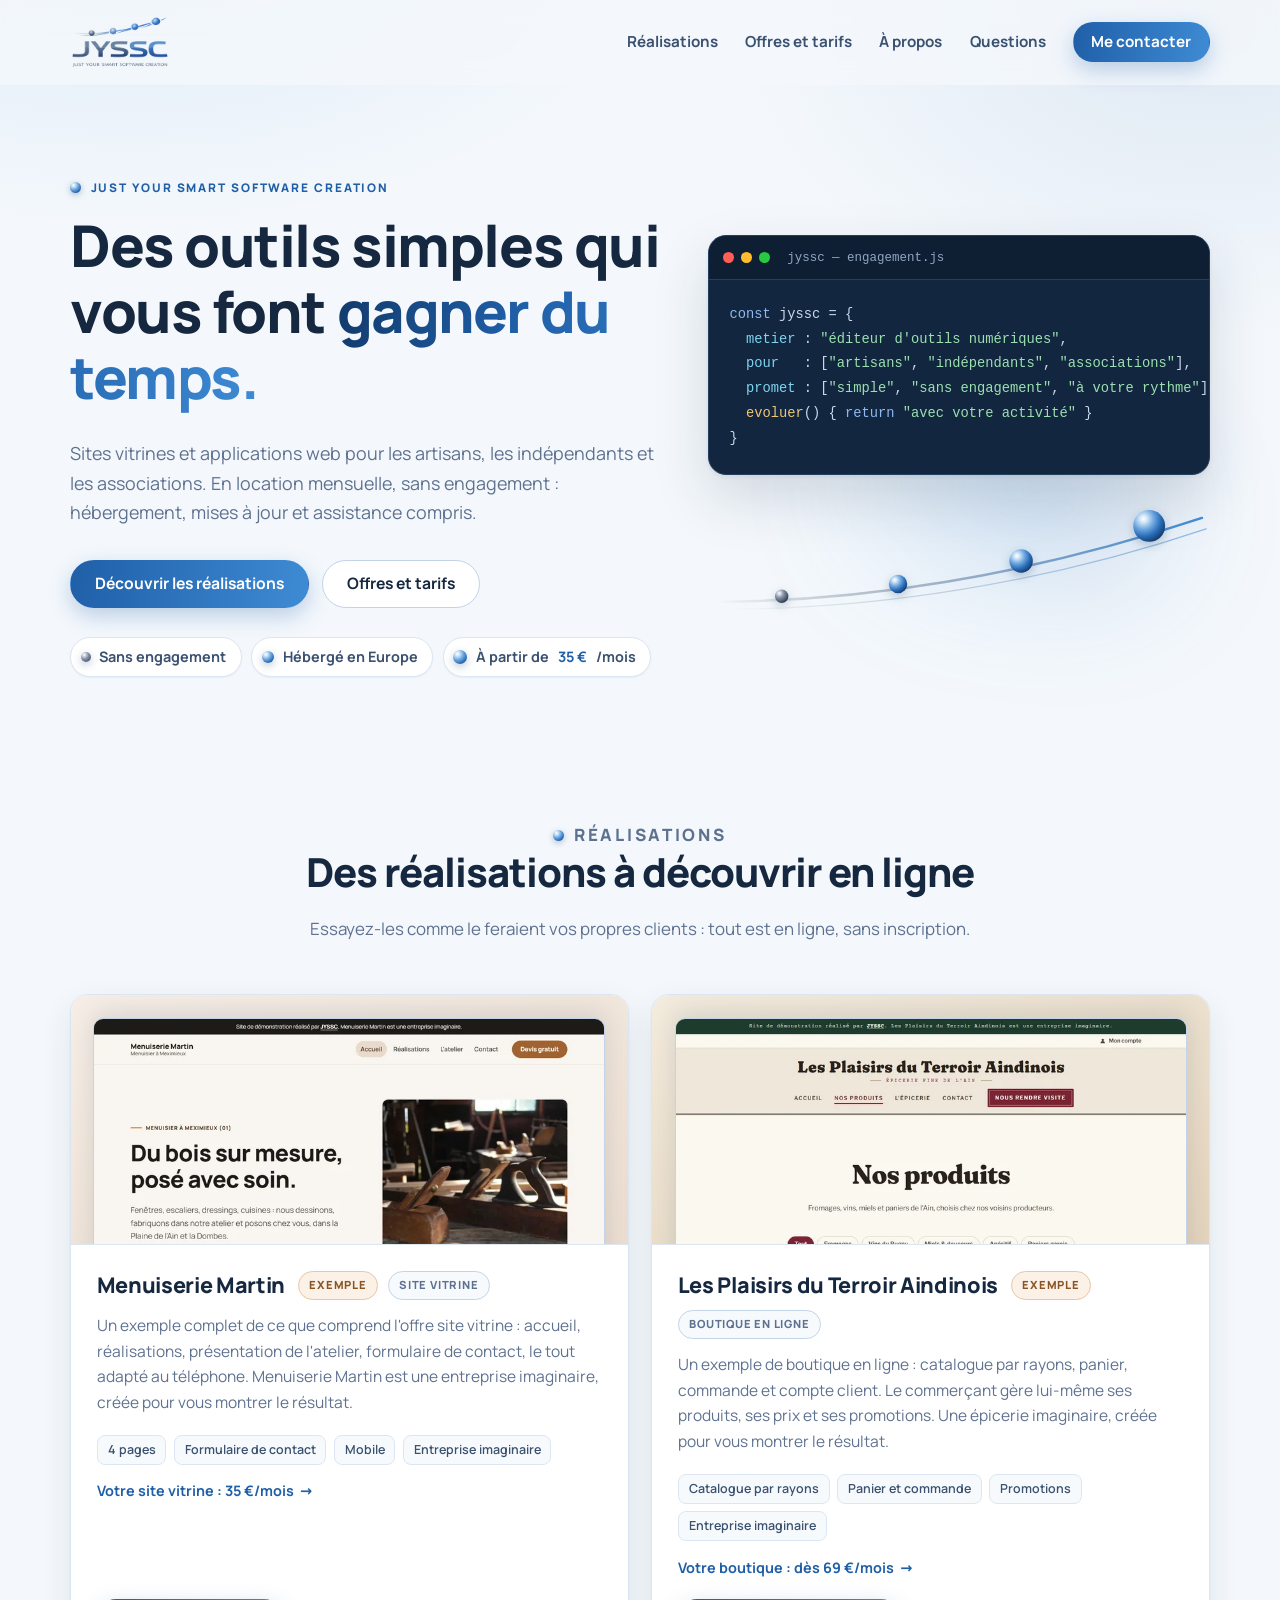
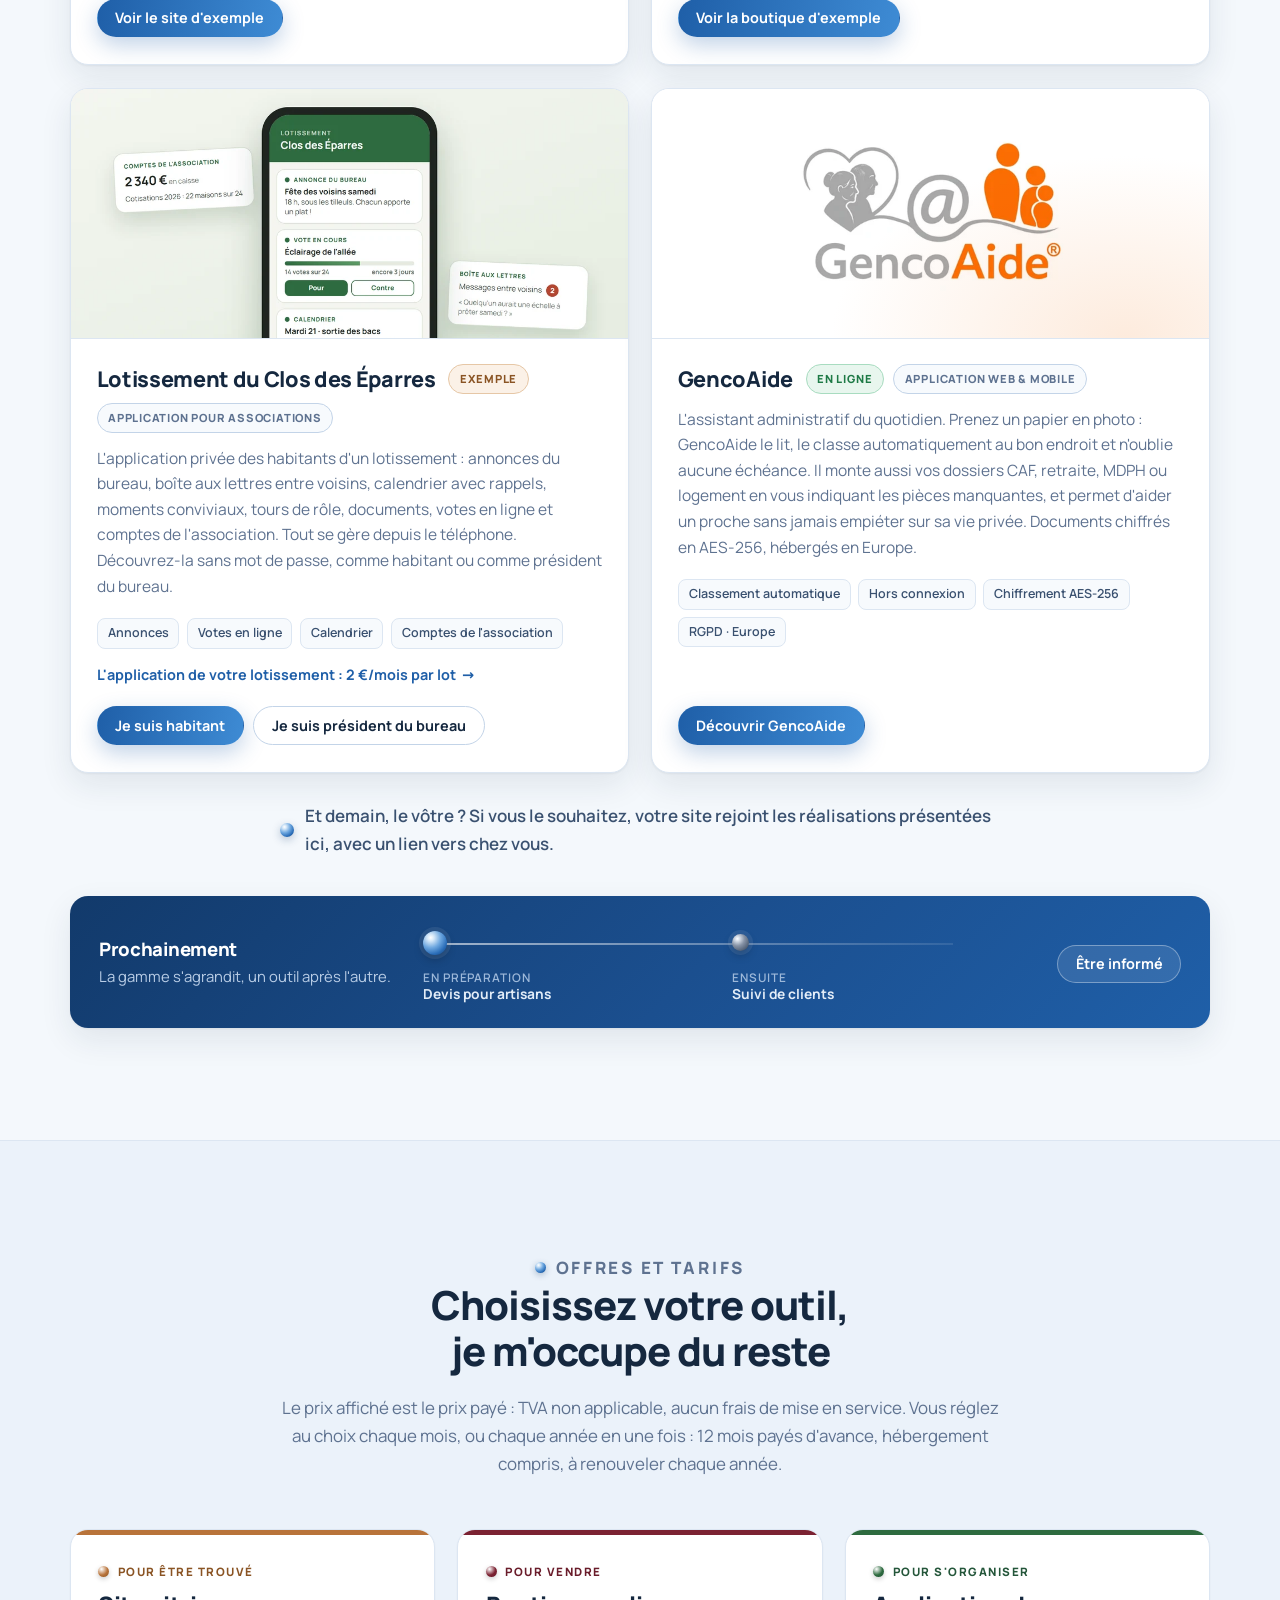
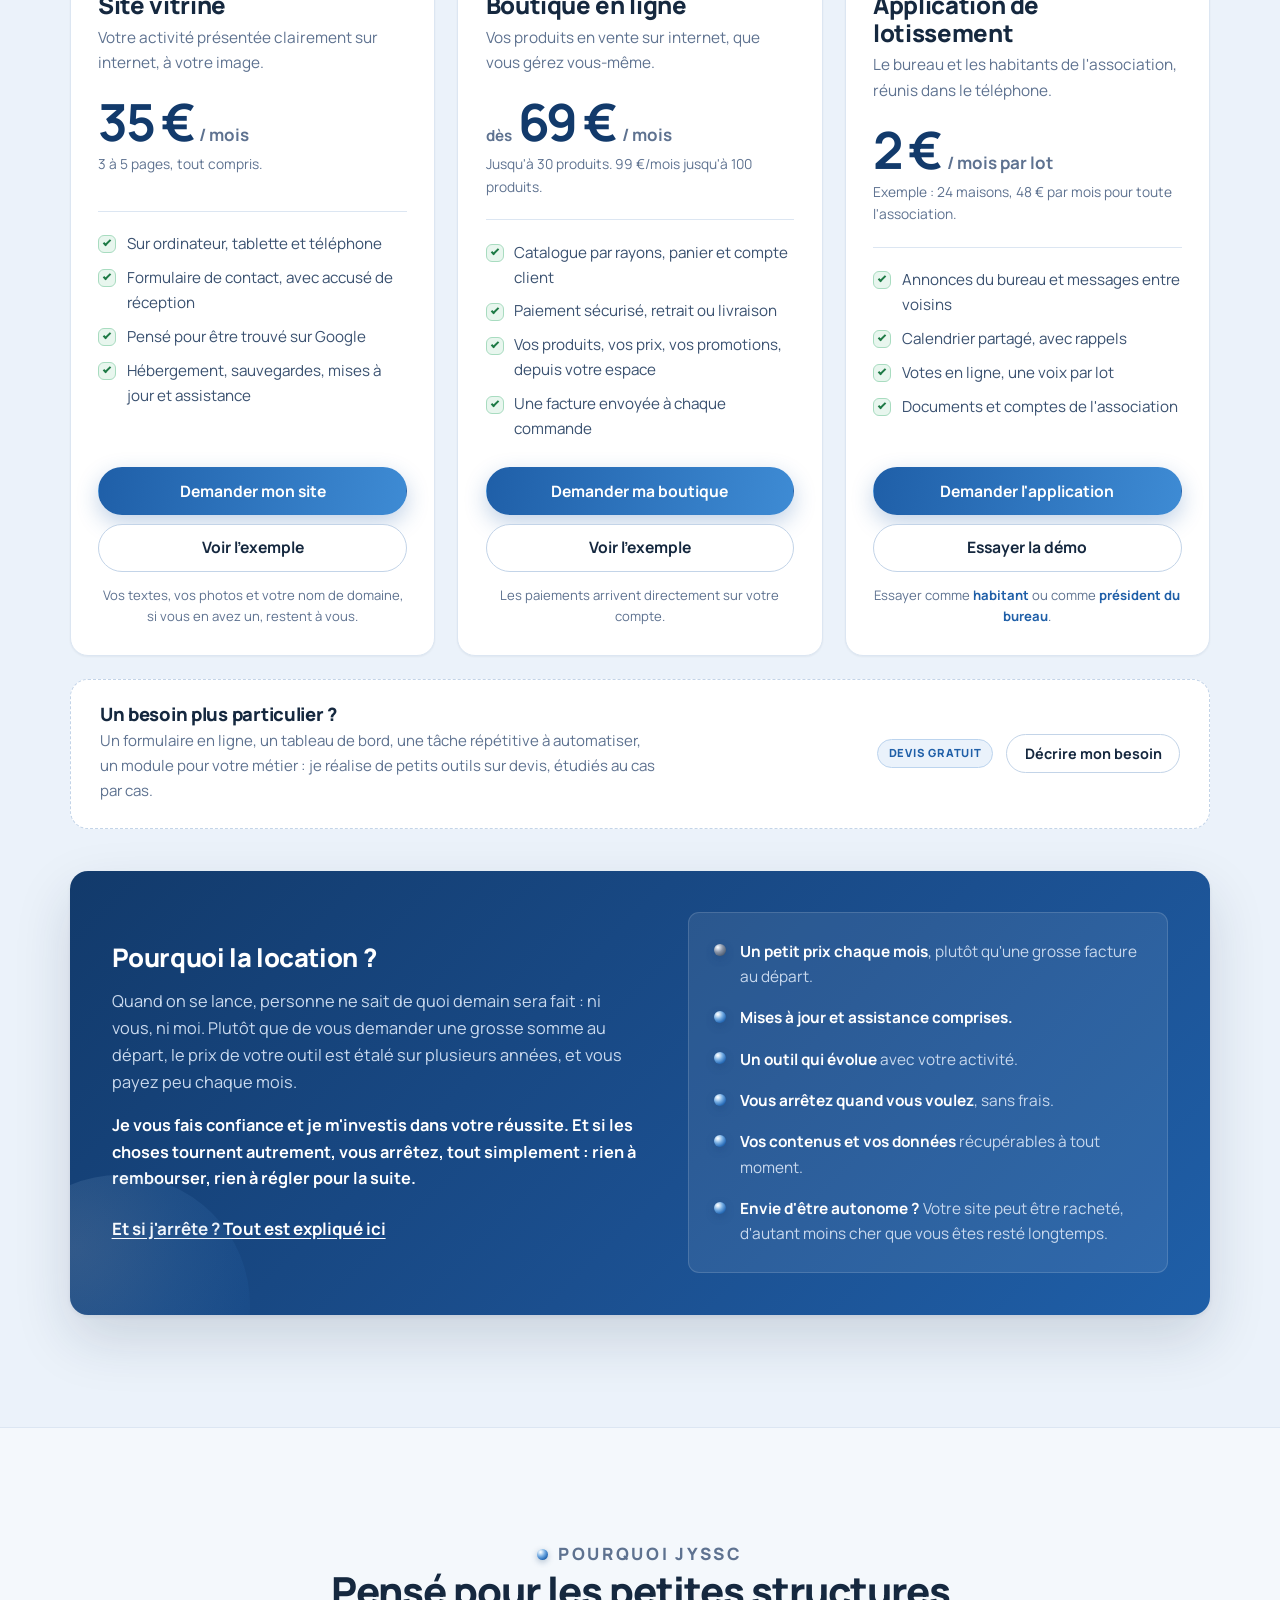
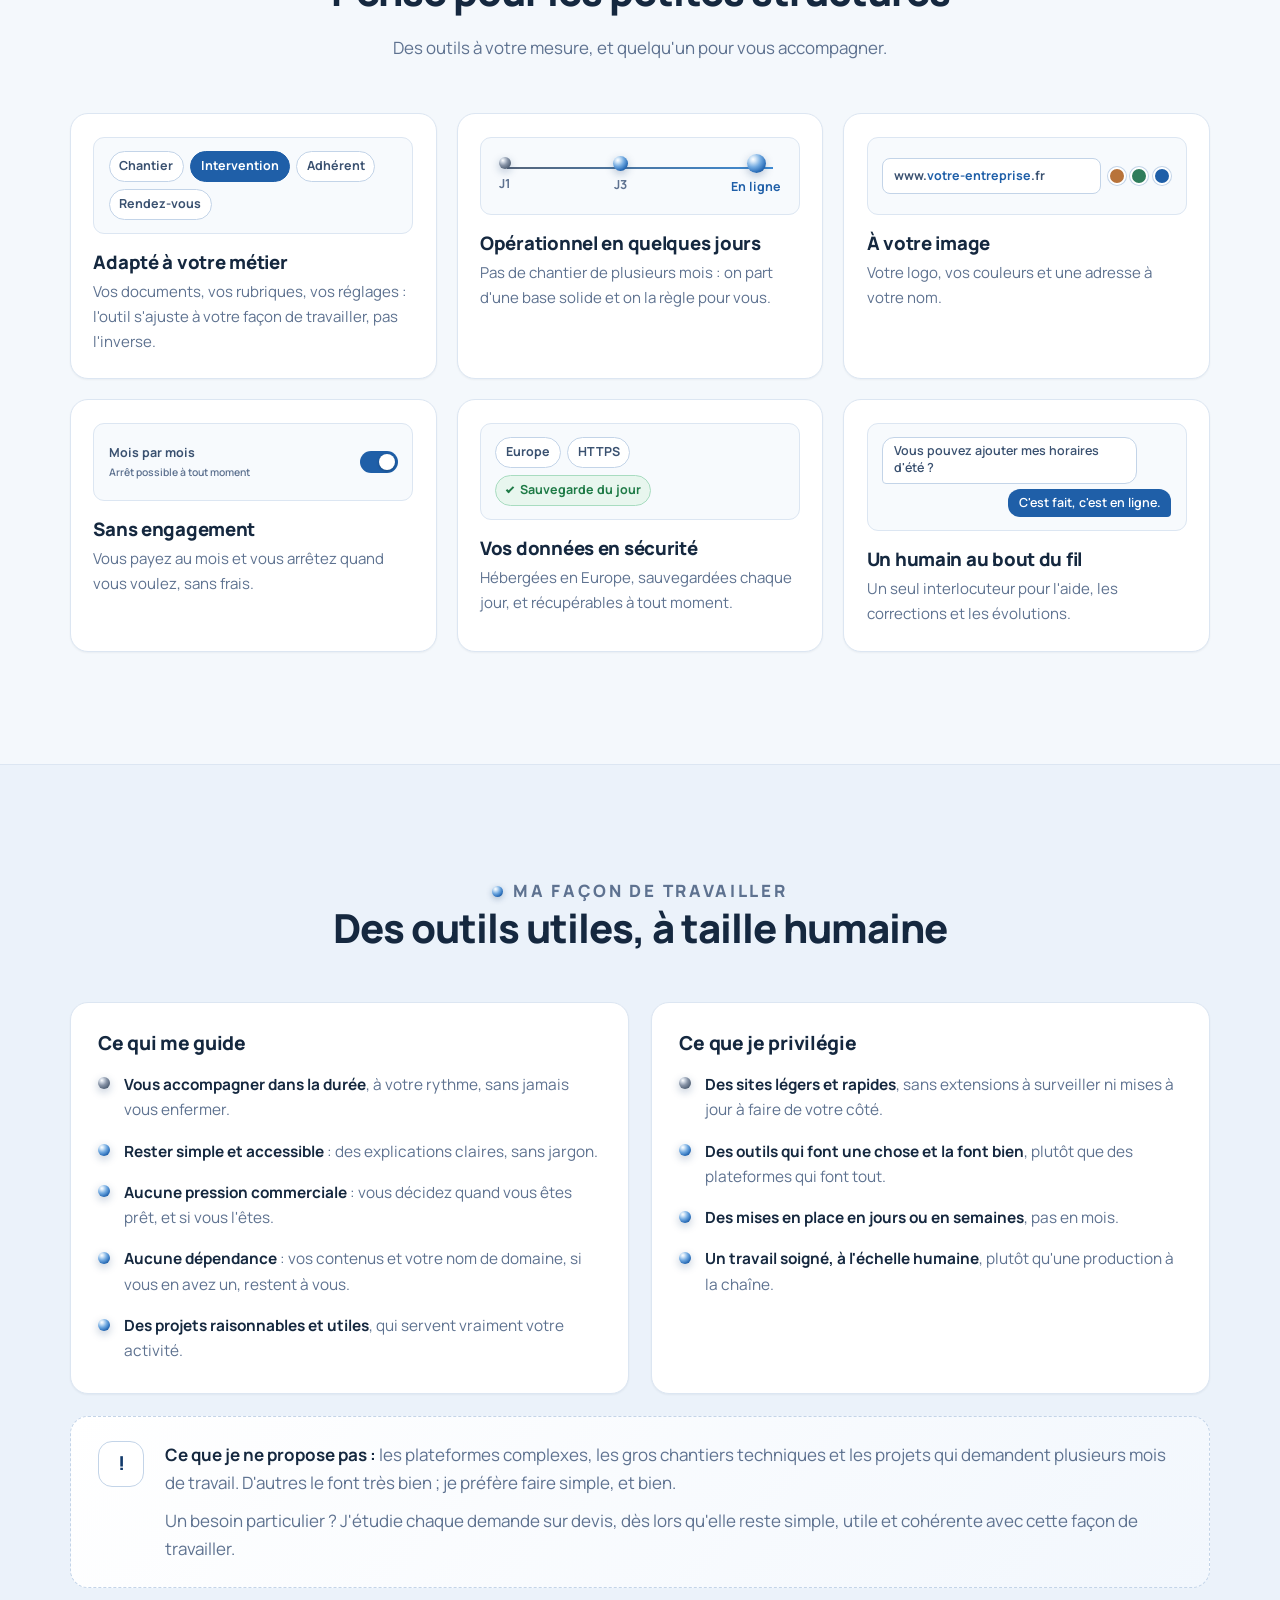
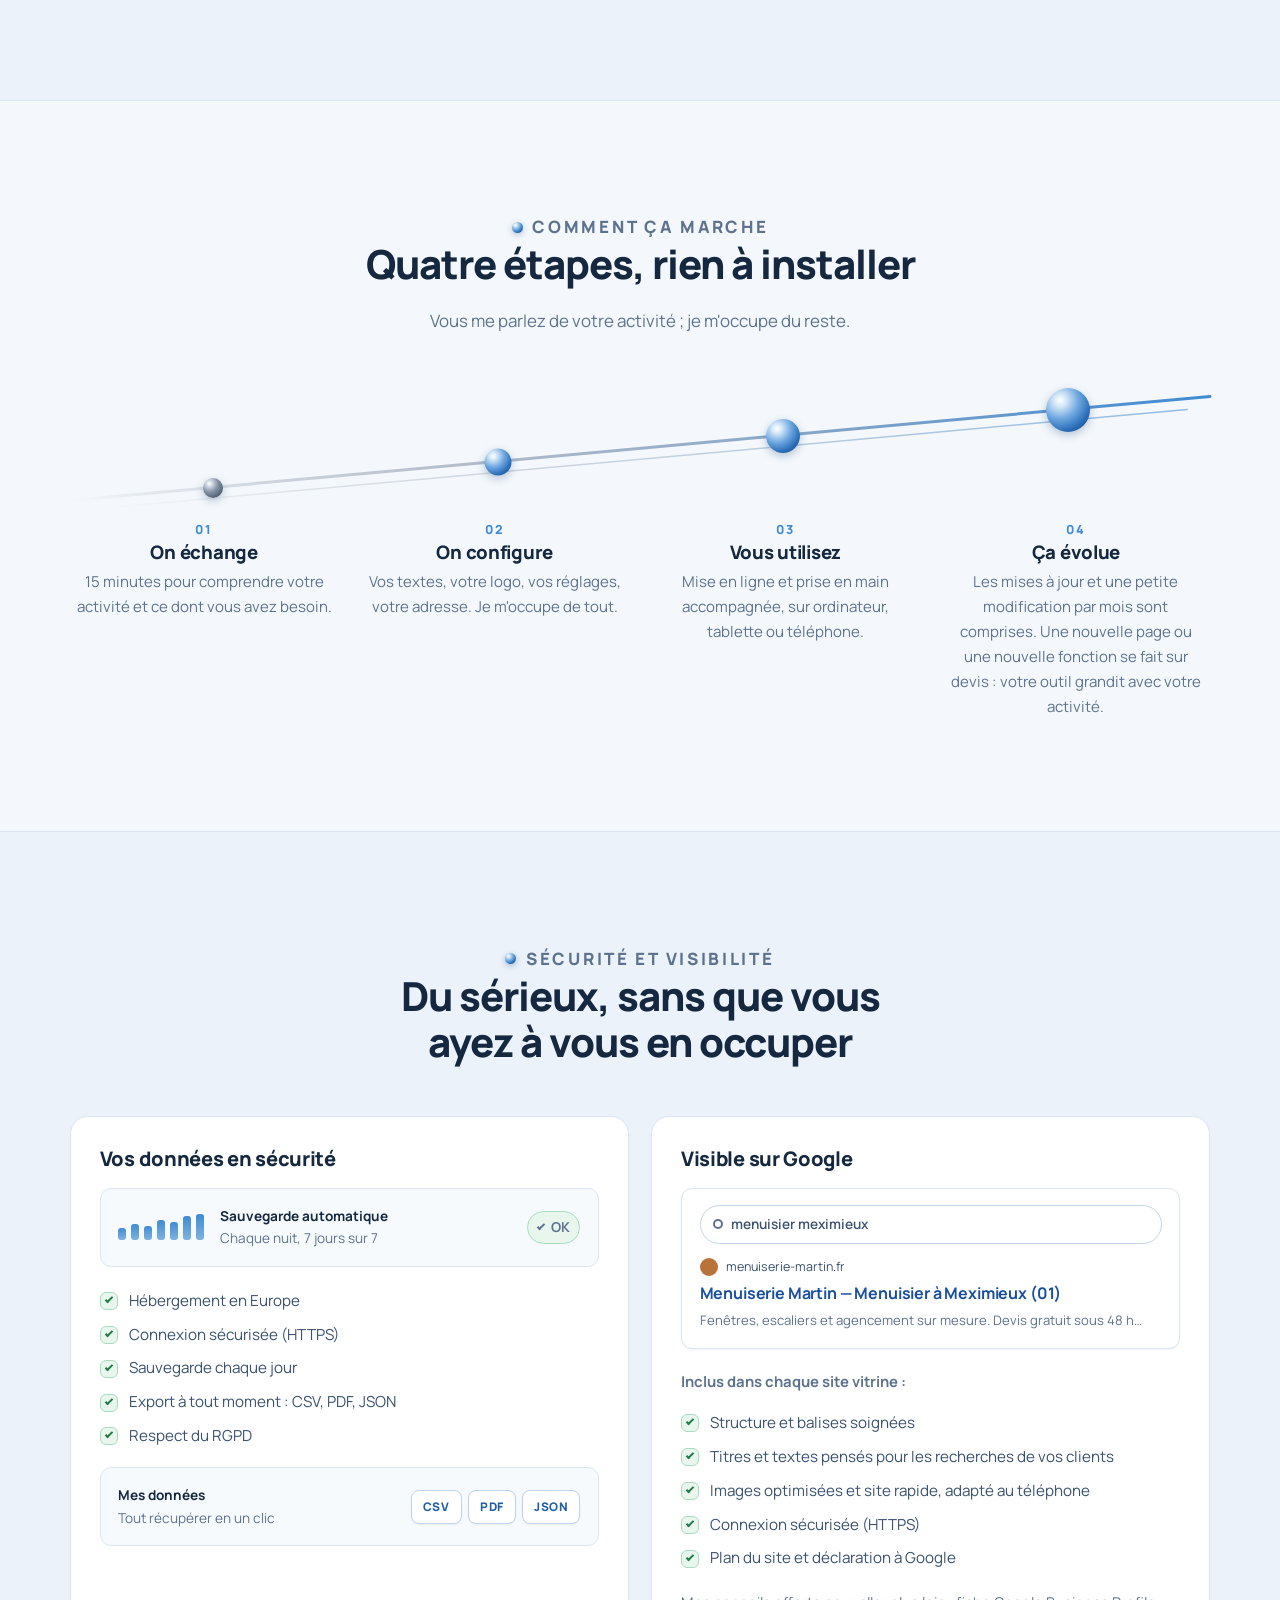
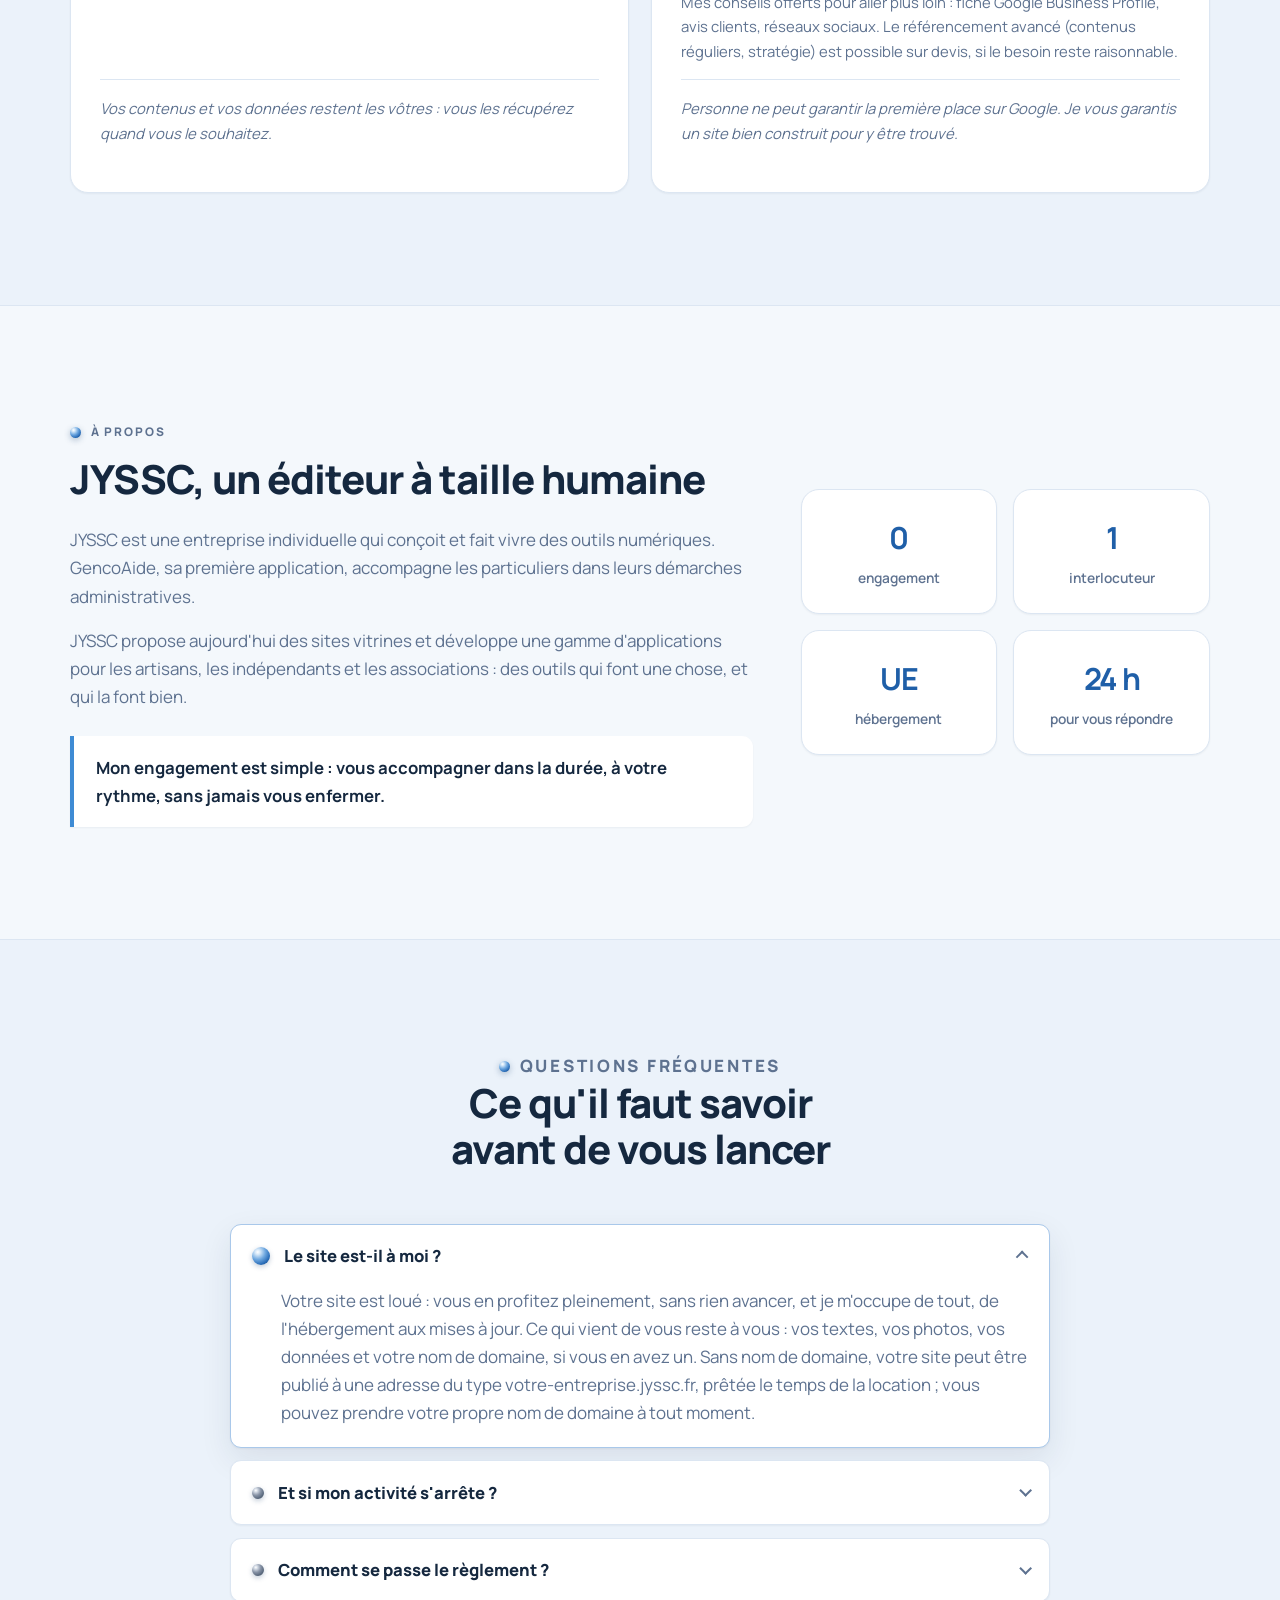
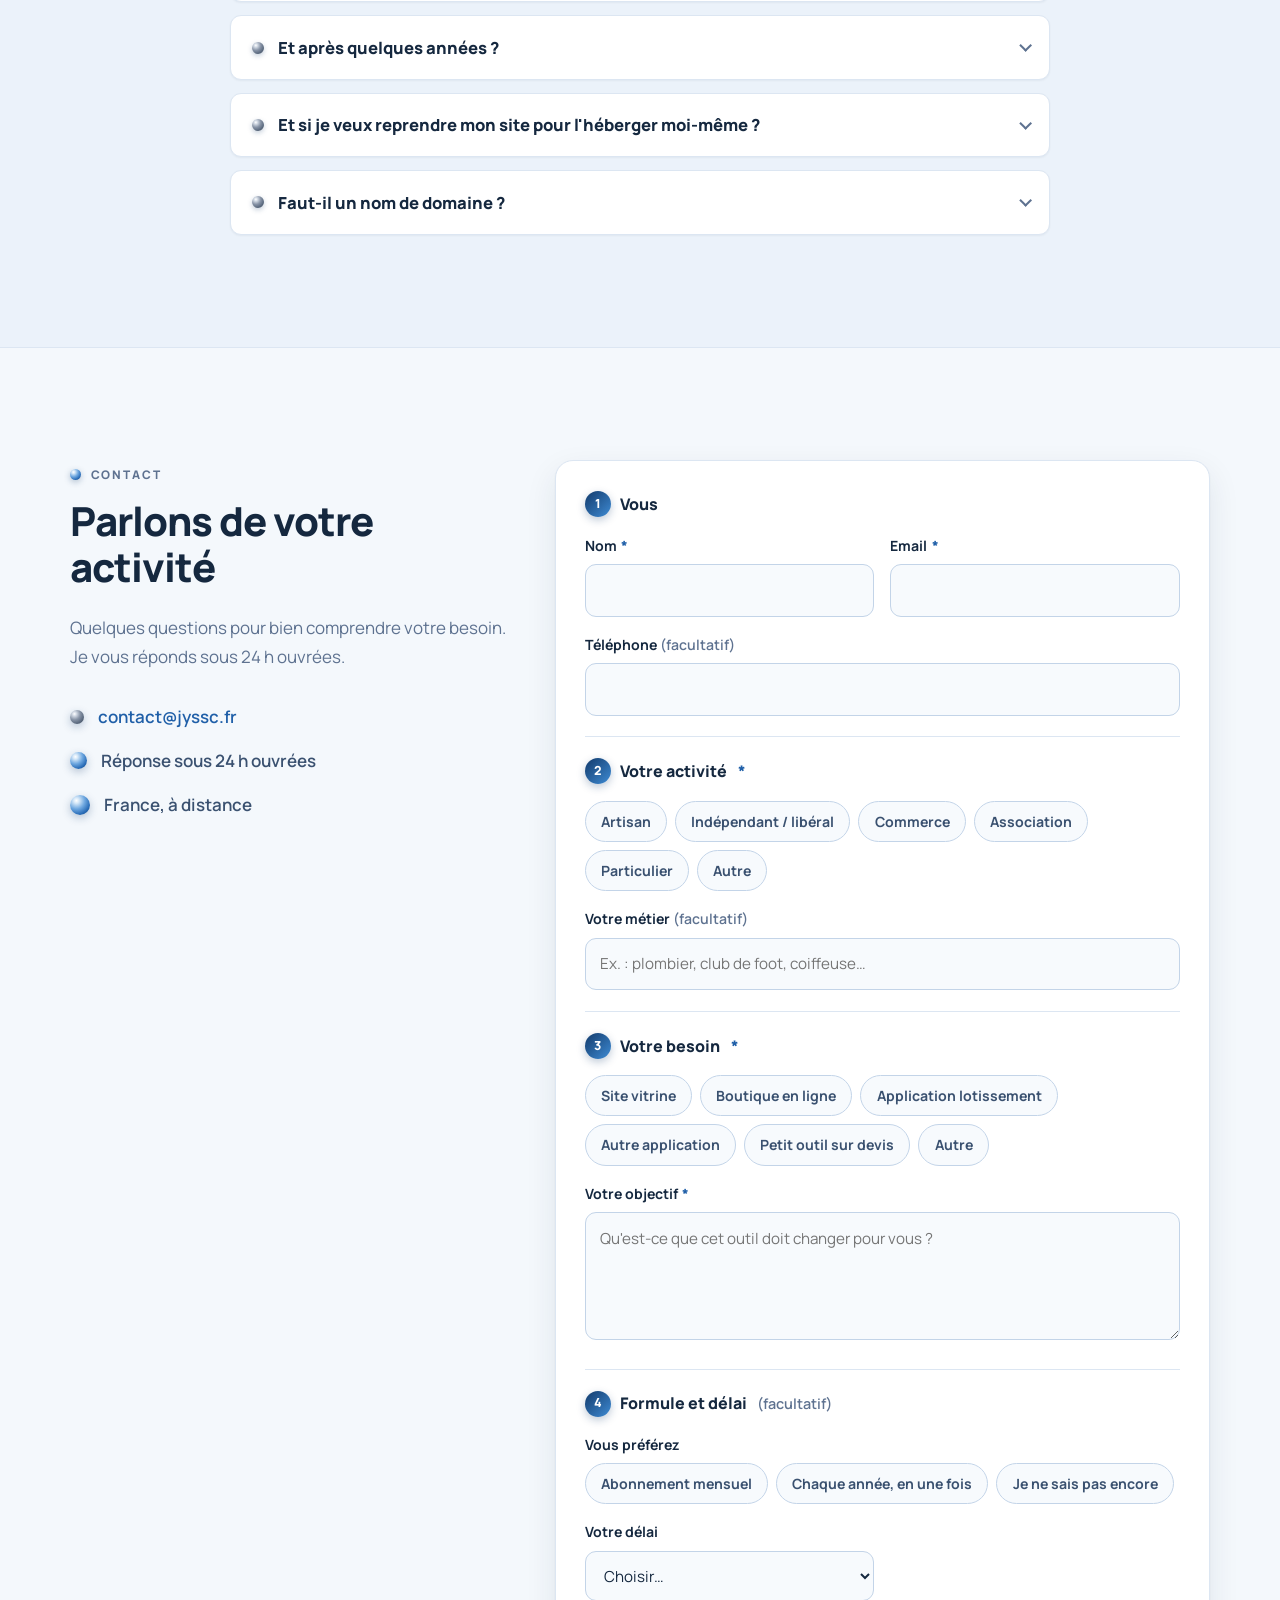
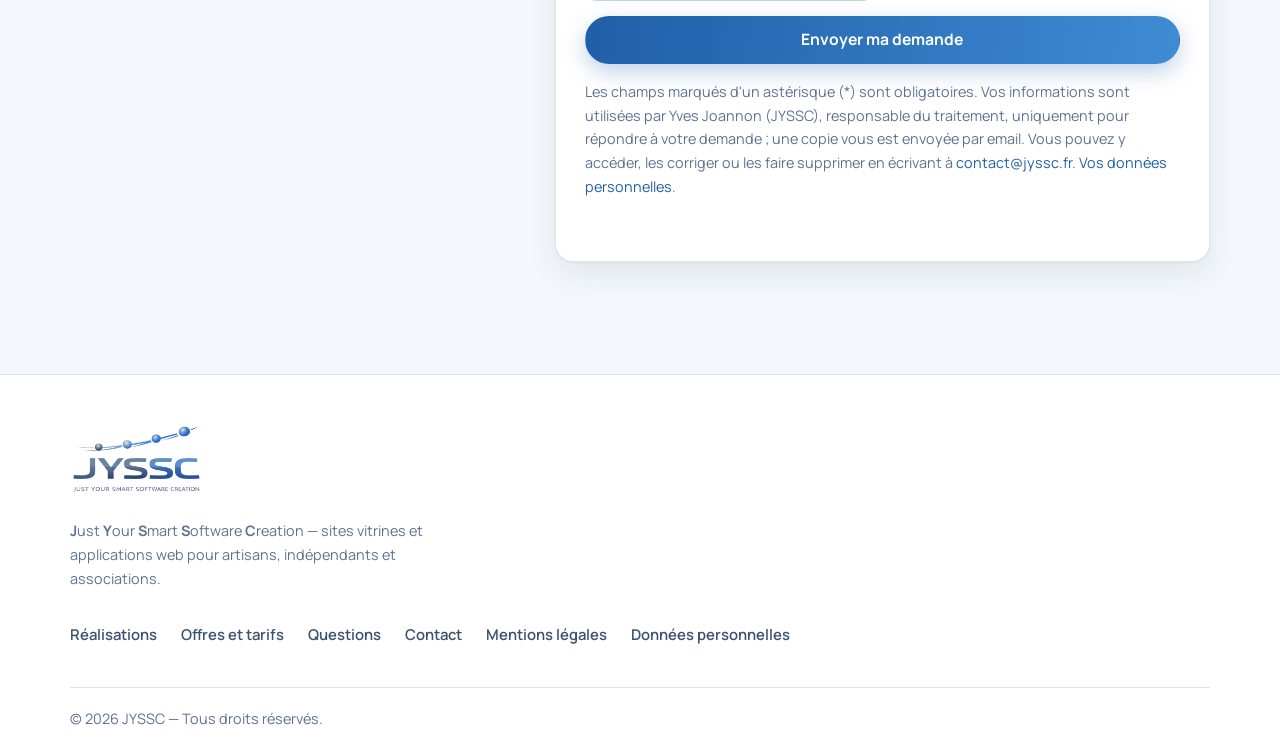
<file: index.html>
<!DOCTYPE html>
<html lang="fr">
<head>
<meta charset="utf-8">
<meta name="viewport" content="width=device-width, initial-scale=1">
<title>JYSSC — Sites vitrines, boutiques et applications pour artisans et associations</title>
<meta name="description" content="Sites vitrines dès 35 €/mois, boutiques en ligne dès 69 €/mois, application pour lotissements à 2 € par lot : des outils simples pour artisans, commerçants et associations. Sans engagement, hébergé en Europe.">
<meta name="author" content="JYSSC">
<link rel="canonical" href="https://www.jyssc.fr/">
<meta property="og:type" content="website">
<meta property="og:title" content="JYSSC — Des outils simples qui vous font gagner du temps">
<meta property="og:description" content="Sites vitrines et applications web pour artisans, indépendants et associations. Location mensuelle, sans engagement.">
<meta property="og:locale" content="fr_FR">
<meta property="og:url" content="https://www.jyssc.fr/">
<meta property="og:image" content="https://www.jyssc.fr/assets/img/og-jyssc.png">
<meta property="og:image:width" content="1200">
<meta property="og:image:height" content="630">
<meta name="twitter:card" content="summary_large_image">
<meta name="theme-color" content="#F4F8FC">
<link rel="icon" href="assets/img/favicon.svg" type="image/svg+xml">
<link rel="preload" href="assets/fonts/manrope-latin.woff2" as="font" type="font/woff2" crossorigin>
<link rel="stylesheet" href="assets/css/style.css?v=14">
</head>
<body id="top">

<a class="skip-link" href="#main">Aller au contenu</a>

<!-- Dégradés des sphères, partagés par tous les SVG de la page -->
<svg width="0" height="0" style="position:absolute" aria-hidden="true" focusable="false">
  <defs>
    <radialGradient id="g-orb" cx="32%" cy="28%" r="78%">
      <stop offset="0" stop-color="#FFFFFF"/>
      <stop offset=".14" stop-color="#D6E8F8"/>
      <stop offset=".42" stop-color="#6FA8E0"/>
      <stop offset=".7" stop-color="#2A6DB8"/>
      <stop offset="1" stop-color="#123A6B"/>
    </radialGradient>
    <radialGradient id="g-orb-slate" cx="32%" cy="28%" r="78%">
      <stop offset="0" stop-color="#FFFFFF"/>
      <stop offset=".14" stop-color="#D5DCE6"/>
      <stop offset=".42" stop-color="#8793A6"/>
      <stop offset=".72" stop-color="#56657A"/>
      <stop offset="1" stop-color="#2C3646"/>
    </radialGradient>
    <linearGradient id="g-trail" x1="0" y1="0" x2="1" y2="0">
      <stop offset="0" stop-color="#56657A" stop-opacity="0"/>
      <stop offset=".35" stop-color="#7C8BA0" stop-opacity=".55"/>
      <stop offset="1" stop-color="#3E8BD4"/>
    </linearGradient>
  </defs>
</svg>

<header class="site-header">
  <div class="container header-inner">
    <a class="brand" href="#top" aria-label="JYSSC, accueil">
      <img class="brand-logo" src="assets/img/logo-jyssc.png"
           alt="JYSSC — Just Your Smart Software Creation" width="518" height="280">
    </a>

    <nav class="nav" id="nav" aria-label="Navigation principale">
      <a href="#realisations">Réalisations</a>
      <a href="#offres">Offres et tarifs</a>
      <a href="#apropos">À propos</a>
      <a href="#faq">Questions</a>
      <a class="btn btn-sm btn-primary" href="#contact">Me contacter</a>
    </nav>

    <button class="nav-toggle" id="navToggle" aria-expanded="false" aria-controls="nav" aria-label="Ouvrir le menu">
      <span></span><span></span><span></span>
    </button>
  </div>
</header>

<main id="main">

  <!-- ===================================================== ACCUEIL -->
  <section class="hero">
    <div class="container hero-inner">
      <div class="hero-copy">
        <p class="eyebrow">Just Your Smart Software Creation</p>
        <h1>Des outils simples qui vous font <span class="grad">gagner du temps.</span></h1>
        <p class="lead">
          Sites vitrines et applications web pour les artisans, les indépendants et les
          associations. En location mensuelle, sans engagement : hébergement, mises à jour
          et assistance compris.
        </p>
        <div class="hero-actions">
          <a class="btn btn-primary" href="#realisations">Découvrir les réalisations</a>
          <a class="btn btn-ghost" href="#offres">Offres et tarifs</a>
        </div>
        <ul class="hero-points">
          <li><span class="orb orb-slate" style="--s:10px"></span>Sans engagement</li>
          <li><span class="orb" style="--s:12px"></span>Hébergé en Europe</li>
          <li><span class="orb" style="--s:14px"></span>À partir de <strong>35 €</strong>/mois</li>
        </ul>
      </div>

      <div class="hero-visual" aria-hidden="true">
        <div class="window">
          <div class="window-bar"><i></i><i></i><i></i><span>jyssc — engagement.js</span></div>
          <pre class="code"><code><span class="c-key">const</span> jyssc = {
  <span class="c-prop">metier</span> : <span class="c-str">"éditeur d'outils numériques"</span>,
  <span class="c-prop">pour</span>   : [<span class="c-str">"artisans"</span>, <span class="c-str">"indépendants"</span>, <span class="c-str">"associations"</span>],
  <span class="c-prop">promet</span> : [<span class="c-str">"simple"</span>, <span class="c-str">"sans engagement"</span>, <span class="c-str">"à votre rythme"</span>],
  <span class="c-fn">evoluer</span>() { <span class="c-key">return</span> <span class="c-str">"avec votre activité"</span> }
}</code></pre>
        </div>
        <!-- La trajectoire du logo, en entier sous l'encadré : l'évolution -->
        <svg class="hero-evolution" viewBox="0 0 600 140" focusable="false">
          <path d="M10 125 C 180 125, 380 95, 590 25" fill="none" stroke="url(#g-trail)" stroke-width="3" stroke-linecap="round"/>
          <path d="M30 134 C 200 133, 400 104, 595 38" fill="none" stroke="url(#g-trail)" stroke-width="1.5" stroke-linecap="round" opacity=".55"/>
          <circle class="t-orb" cx="88"  cy="118.5" r="8"  fill="url(#g-orb-slate)"/>
          <circle class="t-orb" cx="227" cy="104"   r="11" fill="url(#g-orb)"/>
          <circle class="t-orb" cx="374" cy="76.5"  r="14" fill="url(#g-orb)"/>
          <circle class="t-orb" cx="527" cy="34.5"  r="19" fill="url(#g-orb)"/>
        </svg>
        <div class="glow"></div>
      </div>
    </div>
  </section>

  <!-- ===================================================== RÉALISATIONS -->
  <section class="section" id="realisations">
    <div class="container">
      <header class="section-head">
        <p class="eyebrow">Réalisations</p>
        <h2>Des réalisations à découvrir en ligne</h2>
        <p>Essayez-les comme le feraient vos propres clients : tout est en ligne, sans inscription.</p>
      </header>

      <div class="projects" id="projects">
        <!-- injecté depuis assets/js/projects.js -->
      </div>

      <p class="showcase-note">
        <span class="orb" style="--s:14px" aria-hidden="true"></span>
        <span>Et demain, le vôtre ? Si vous le souhaitez, votre site rejoint les réalisations
        présentées ici, avec un lien vers chez vous.</span>
      </p>

      <aside class="upcoming" aria-labelledby="upcoming-title">
        <div>
          <h3 id="upcoming-title">Prochainement</h3>
          <p>La gamme s'agrandit, un outil après l'autre.</p>
        </div>
        <ol class="upcoming-track">
          <li class="u-item">
            <span class="u-orb"><span class="orb" style="--s:24px"></span></span>
            <span><small>En préparation</small>Devis pour artisans</span>
          </li>
          <li class="u-item">
            <span class="u-orb"><span class="orb orb-slate" style="--s:17px"></span></span>
            <span><small>Ensuite</small>Suivi de clients</span>
          </li>
        </ol>
        <a class="btn btn-ghost btn-sm" href="#contact" data-besoin="Application métier">Être informé</a>
      </aside>
    </div>
  </section>

  <!-- ===================================================== OFFRES ET TARIFS -->
  <section class="section section-alt" id="offres">
    <div class="container">
      <header class="section-head">
        <p class="eyebrow">Offres et tarifs</p>
        <h2>Choisissez votre outil, je m'occupe du reste</h2>
        <p>Le prix affiché est le prix payé : TVA non applicable, aucun frais de mise en service.
        Vous réglez au choix chaque mois, ou chaque année en une fois : 12 mois payés d'avance,
        hébergement compris, à renouveler chaque année.</p>
      </header>

      <div class="plans">
        <!-- Site vitrine -->
        <article class="plan" id="offre-vitrine" style="--accent:#B8733A; --accent-ink:#8A5424">
          <p class="plan-kicker">Pour être trouvé</p>
          <h3>Site vitrine</h3>
          <p class="plan-pitch">Votre activité présentée clairement sur internet, à votre image.</p>
          <p class="plan-price"><strong>35 €</strong><span>/ mois</span></p>
          <p class="plan-sub">3 à 5 pages, tout compris.</p>
          <ul class="checks">
            <li>Sur ordinateur, tablette et téléphone</li>
            <li>Formulaire de contact, avec accusé de réception</li>
            <li>Pensé pour être trouvé sur Google</li>
            <li>Hébergement, sauvegardes, mises à jour et assistance</li>
          </ul>
          <div class="plan-actions">
            <a class="btn btn-primary" href="#contact" data-besoin="Site vitrine">Demander mon site</a>
            <a class="btn btn-ghost" href="https://demo.jyssc.fr" target="_blank" rel="noopener">Voir l'exemple</a>
          </div>
          <p class="plan-foot">Vos textes, vos photos et votre nom de domaine, si vous en avez un, restent à vous.</p>
        </article>

        <!-- Boutique en ligne -->
        <article class="plan" id="offre-boutique" style="--accent:#7B2232; --accent-ink:#6A1D2B">
          <p class="plan-kicker">Pour vendre</p>
          <h3>Boutique en ligne</h3>
          <p class="plan-pitch">Vos produits en vente sur internet, que vous gérez vous-même.</p>
          <p class="plan-price"><small>dès</small><strong>69 €</strong><span>/ mois</span></p>
          <p class="plan-sub">Jusqu'à 30 produits. 99 €/mois jusqu'à 100 produits.</p>
          <ul class="checks">
            <li>Catalogue par rayons, panier et compte client</li>
            <li>Paiement sécurisé, retrait ou livraison</li>
            <li>Vos produits, vos prix, vos promotions, depuis votre espace</li>
            <li>Une facture envoyée à chaque commande</li>
          </ul>
          <div class="plan-actions">
            <a class="btn btn-primary" href="#contact" data-besoin="Boutique en ligne">Demander ma boutique</a>
            <a class="btn btn-ghost" href="https://demo-epicerie.jyssc.fr" target="_blank" rel="noopener">Voir l'exemple</a>
          </div>
          <p class="plan-foot">Les paiements arrivent directement sur votre compte.</p>
        </article>

        <!-- Application pour lotissements -->
        <article class="plan" id="offre-lotissement" style="--accent:#2E6B3F; --accent-ink:#24563A">
          <p class="plan-kicker">Pour s'organiser</p>
          <h3>Application de lotissement</h3>
          <p class="plan-pitch">Le bureau et les habitants de l'association, réunis dans le téléphone.</p>
          <p class="plan-price"><strong>2 €</strong><span>/ mois par lot</span></p>
          <p class="plan-sub">Exemple : 24 maisons, 48 € par mois pour toute l'association.</p>
          <ul class="checks">
            <li>Annonces du bureau et messages entre voisins</li>
            <li>Calendrier partagé, avec rappels</li>
            <li>Votes en ligne, une voix par lot</li>
            <li>Documents et comptes de l'association</li>
          </ul>
          <div class="plan-actions">
            <a class="btn btn-primary" href="#contact" data-besoin="Application lotissement">Demander l'application</a>
            <a class="btn btn-ghost" href="https://demo-lotissement.jyssc.fr/decouvrir/habitant" target="_blank" rel="noopener">Essayer la démo</a>
          </div>
          <p class="plan-foot">Essayer comme <a href="https://demo-lotissement.jyssc.fr/decouvrir/habitant" target="_blank" rel="noopener">habitant</a>
          ou comme <a href="https://demo-lotissement.jyssc.fr/decouvrir/bureau" target="_blank" rel="noopener">président du bureau</a>.</p>
        </article>
      </div>

      <!-- Petits outils sur devis -->
      <div class="quote-band">
        <div>
          <h3>Un besoin plus particulier ?</h3>
          <p>Un formulaire en ligne, un tableau de bord, une tâche répétitive à automatiser, un
          module pour votre métier : je réalise de petits outils sur devis, étudiés au cas par cas.</p>
        </div>
        <div class="quote-band-action">
          <span class="badge badge-quote">Devis gratuit</span>
          <a class="btn btn-ghost btn-sm" href="#contact" data-besoin="Petit outil sur devis">Décrire mon besoin</a>
        </div>
      </div>

      <!-- Pourquoi la location : le cœur de JYSSC -->
      <div class="lease">
        <div class="lease-text">
          <h3>Pourquoi la location ?</h3>
          <p>
            Quand on se lance, personne ne sait de quoi demain sera fait : ni vous, ni moi.
            Plutôt que de vous demander une grosse somme au départ, le prix de votre outil est
            étalé sur plusieurs années, et vous payez peu chaque mois.
          </p>
          <p class="lease-strong">
            Je vous fais confiance et je m'investis dans votre réussite. Et si les choses tournent
            autrement, vous arrêtez, tout simplement : rien à rembourser, rien à régler pour la suite.
          </p>
          <a class="lease-link" href="#faq-arret">Et si j'arrête ? Tout est expliqué ici</a>
        </div>
        <ul class="orb-list lease-list">
          <li><span class="orb orb-slate" style="--s:12px"></span><span><strong>Un petit prix chaque mois</strong>, plutôt qu'une grosse facture au départ.</span></li>
          <li><span class="orb" style="--s:12px"></span><span><strong>Mises à jour et assistance comprises.</strong></span></li>
          <li><span class="orb" style="--s:12px"></span><span><strong>Un outil qui évolue</strong> avec votre activité.</span></li>
          <li><span class="orb" style="--s:12px"></span><span><strong>Vous arrêtez quand vous voulez</strong>, sans frais.</span></li>
          <li><span class="orb" style="--s:12px"></span><span><strong>Vos contenus et vos données</strong> récupérables à tout moment.</span></li>
          <li><span class="orb" style="--s:12px"></span><span><strong>Envie d'être autonome ?</strong> Votre site peut être racheté, d'autant moins cher que vous êtes resté longtemps.</span></li>
        </ul>
      </div>
    </div>
  </section>

  <!-- ===================================================== POURQUOI JYSSC -->
  <section class="section" id="pourquoi">
    <div class="container">
      <header class="section-head">
        <p class="eyebrow">Pourquoi JYSSC</p>
        <h2>Pensé pour les petites structures</h2>
        <p>Des outils à votre mesure, et quelqu'un pour vous accompagner.</p>
      </header>

      <div class="why">
        <article class="why-card">
          <div class="vignette" aria-hidden="true">
            <span class="chip">Chantier</span>
            <span class="chip chip-on">Intervention</span>
            <span class="chip">Adhérent</span>
            <span class="chip">Rendez-vous</span>
          </div>
          <h3>Adapté à votre métier</h3>
          <p>Vos documents, vos rubriques, vos réglages : l'outil s'ajuste à votre façon de travailler, pas l'inverse.</p>
        </article>

        <article class="why-card">
          <div class="vignette v-timeline" aria-hidden="true">
            <span class="v-step"><span class="orb orb-slate" style="--s:12px"></span>J1</span>
            <span class="v-step"><span class="orb" style="--s:15px"></span>J3</span>
            <span class="v-step"><span class="orb" style="--s:19px"></span><b>En ligne</b></span>
          </div>
          <h3>Opérationnel en quelques jours</h3>
          <p>Pas de chantier de plusieurs mois : on part d'une base solide et on la règle pour vous.</p>
        </article>

        <article class="why-card">
          <div class="vignette" aria-hidden="true">
            <span class="v-url">www.<em>votre-entreprise</em>.fr</span>
            <span class="swatches">
              <i style="background:#B8733A"></i><i style="background:#2F7D5B"></i><i style="background:#1F5FA8"></i>
            </span>
          </div>
          <h3>À votre image</h3>
          <p>Votre logo, vos couleurs et une adresse à votre nom.</p>
        </article>

        <article class="why-card">
          <div class="vignette v-toggle" aria-hidden="true">
            <span>Mois par mois<small>Arrêt possible à tout moment</small></span>
            <span class="switch"></span>
          </div>
          <h3>Sans engagement</h3>
          <p>Vous payez au mois et vous arrêtez quand vous voulez, sans frais.</p>
        </article>

        <article class="why-card">
          <div class="vignette" aria-hidden="true">
            <span class="chip">Europe</span>
            <span class="chip">HTTPS</span>
            <span class="chip chip-ok">Sauvegarde du jour</span>
          </div>
          <h3>Vos données en sécurité</h3>
          <p>Hébergées en Europe, sauvegardées chaque jour, et récupérables à tout moment.</p>
        </article>

        <article class="why-card">
          <div class="vignette v-chat" aria-hidden="true">
            <span class="bubble bubble-client">Vous pouvez ajouter mes horaires d'été ?</span>
            <span class="bubble bubble-me">C'est fait, c'est en ligne.</span>
          </div>
          <h3>Un humain au bout du fil</h3>
          <p>Un seul interlocuteur pour l'aide, les corrections et les évolutions.</p>
        </article>
      </div>
    </div>
  </section>

  <!-- ===================================================== MA FAÇON DE TRAVAILLER -->
  <section class="section section-alt" id="facon">
    <div class="container">
      <header class="section-head">
        <p class="eyebrow">Ma façon de travailler</p>
        <h2>Des outils utiles, à taille humaine</h2>
      </header>

      <div class="approach">
        <div class="approach-col">
          <h3>Ce qui me guide</h3>
          <ul class="orb-list">
            <li><span class="orb orb-slate" style="--s:12px"></span><span><strong>Vous accompagner dans la durée</strong>, à votre rythme, sans jamais vous enfermer.</span></li>
            <li><span class="orb" style="--s:12px"></span><span><strong>Rester simple et accessible</strong> : des explications claires, sans jargon.</span></li>
            <li><span class="orb" style="--s:12px"></span><span><strong>Aucune pression commerciale</strong> : vous décidez quand vous êtes prêt, et si vous l'êtes.</span></li>
            <li><span class="orb" style="--s:12px"></span><span><strong>Aucune dépendance</strong> : vos contenus et votre nom de domaine, si vous en avez un, restent à vous.</span></li>
            <li><span class="orb" style="--s:12px"></span><span><strong>Des projets raisonnables et utiles</strong>, qui servent vraiment votre activité.</span></li>
          </ul>
        </div>

        <div class="approach-col">
          <h3>Ce que je privilégie</h3>
          <ul class="orb-list">
            <li><span class="orb orb-slate" style="--s:12px"></span><span><strong>Des sites légers et rapides</strong>, sans extensions à surveiller ni mises à jour à faire de votre côté.</span></li>
            <li><span class="orb" style="--s:12px"></span><span><strong>Des outils qui font une chose et la font bien</strong>, plutôt que des plateformes qui font tout.</span></li>
            <li><span class="orb" style="--s:12px"></span><span><strong>Des mises en place en jours ou en semaines</strong>, pas en mois.</span></li>
            <li><span class="orb" style="--s:12px"></span><span><strong>Un travail soigné, à l'échelle humaine</strong>, plutôt qu'une production à la chaîne.</span></li>
          </ul>
        </div>
      </div>

      <div class="not-offered">
        <span class="not-offered-mark" aria-hidden="true">!</span>
        <div>
          <p>
            <strong>Ce que je ne propose pas :</strong> les plateformes complexes, les gros chantiers
            techniques et les projets qui demandent plusieurs mois de travail. D'autres le font très
            bien ; je préfère faire simple, et bien.
          </p>
          <p>
            Un besoin particulier ? J'étudie chaque demande sur devis, dès lors qu'elle reste
            simple, utile et cohérente avec cette façon de travailler.
          </p>
        </div>
      </div>
    </div>
  </section>

  <!-- ===================================================== COMMENT ÇA MARCHE -->
  <section class="section" id="fonctionnement">
    <div class="container">
      <header class="section-head">
        <p class="eyebrow">Comment ça marche</p>
        <h2>Quatre étapes, rien à installer</h2>
        <p>Vous me parlez de votre activité ; je m'occupe du reste.</p>
      </header>

      <div class="journey">
        <!-- La trajectoire du logo : une sphère par étape, de plus en plus grande -->
        <div class="journey-track" aria-hidden="true">
          <svg viewBox="0 0 100 100" preserveAspectRatio="none" focusable="false">
            <line x1="0" y1="88" x2="100" y2="8" stroke="url(#g-trail)" stroke-width="3" vector-effect="non-scaling-stroke" stroke-linecap="round"/>
            <line x1="3" y1="94" x2="98" y2="18" stroke="url(#g-trail)" stroke-width="1.5" vector-effect="non-scaling-stroke" stroke-linecap="round" opacity=".55"/>
          </svg>
          <span class="orb orb-slate" style="--s:20px; left:12.5%; top:78%"></span>
          <span class="orb" style="--s:27px; left:37.5%; top:58%"></span>
          <span class="orb" style="--s:34px; left:62.5%; top:38%"></span>
          <span class="orb" style="--s:44px; left:87.5%; top:18%"></span>
        </div>

        <ol class="journey-steps">
          <li>
            <span class="orb orb-slate" style="--s:18px" aria-hidden="true"></span>
            <div>
              <h3>On échange</h3>
              <p>15 minutes pour comprendre votre activité et ce dont vous avez besoin.</p>
            </div>
          </li>
          <li>
            <span class="orb" style="--s:24px" aria-hidden="true"></span>
            <div>
              <h3>On configure</h3>
              <p>Vos textes, votre logo, vos réglages, votre adresse. Je m'occupe de tout.</p>
            </div>
          </li>
          <li>
            <span class="orb" style="--s:30px" aria-hidden="true"></span>
            <div>
              <h3>Vous utilisez</h3>
              <p>Mise en ligne et prise en main accompagnée, sur ordinateur, tablette ou téléphone.</p>
            </div>
          </li>
          <li>
            <span class="orb" style="--s:38px" aria-hidden="true"></span>
            <div>
              <h3>Ça évolue</h3>
              <p>Les mises à jour et une petite modification par mois sont comprises. Une nouvelle page ou une nouvelle fonction se fait sur devis : votre outil grandit avec votre activité.</p>
            </div>
          </li>
        </ol>
      </div>
    </div>
  </section>

  <!-- ===================================================== SÉCURITÉ ET VISIBILITÉ -->
  <section class="section section-alt" id="securite">
    <div class="container">
      <header class="section-head">
        <p class="eyebrow">Sécurité et visibilité</p>
        <h2>Du sérieux, sans que vous ayez à vous en occuper</h2>
      </header>

      <div class="trust">
        <div class="trust-panel">
          <h3>Vos données en sécurité</h3>
          <div class="backup" aria-hidden="true">
            <span class="backup-dots">
              <i style="--h:12px"></i><i style="--h:16px"></i><i style="--h:14px"></i><i style="--h:20px"></i><i style="--h:18px"></i><i style="--h:24px"></i><i style="--h:26px"></i>
            </span>
            <span><b>Sauvegarde automatique</b><span>Chaque nuit, 7 jours sur 7</span></span>
            <span class="chip chip-ok">OK</span>
          </div>
          <ul class="checks">
            <li>Hébergement en Europe</li>
            <li>Connexion sécurisée (HTTPS)</li>
            <li>Sauvegarde chaque jour</li>
            <li>Export à tout moment : CSV, PDF, JSON</li>
            <li>Respect du RGPD</li>
          </ul>
          <div class="export" aria-hidden="true">
            <span><b>Mes données</b><span>Tout récupérer en un clic</span></span>
            <span class="export-btns"><i>CSV</i><i>PDF</i><i>JSON</i></span>
          </div>
          <p class="trust-foot">
            Vos contenus et vos données restent les vôtres : vous les récupérez quand vous
            le souhaitez.
          </p>
        </div>

        <div class="trust-panel">
          <h3>Visible sur Google</h3>
          <div class="serp" aria-hidden="true">
            <div class="serp-query">menuisier meximieux</div>
            <div class="serp-site"><i></i>menuiserie-martin.fr</div>
            <span class="serp-title">Menuiserie Martin — Menuisier à Meximieux (01)</span>
            <p>Fenêtres, escaliers et agencement sur mesure. Devis gratuit sous 48 h…</p>
          </div>
          <p><strong>Inclus dans chaque site vitrine :</strong></p>
          <ul class="checks">
            <li>Structure et balises soignées</li>
            <li>Titres et textes pensés pour les recherches de vos clients</li>
            <li>Images optimisées et site rapide, adapté au téléphone</li>
            <li>Connexion sécurisée (HTTPS)</li>
            <li>Plan du site et déclaration à Google</li>
          </ul>
          <p>
            Mes conseils offerts pour aller plus loin : fiche Google Business Profile, avis
            clients, réseaux sociaux. Le référencement avancé (contenus réguliers, stratégie)
            est possible sur devis, si le besoin reste raisonnable.
          </p>
          <p class="trust-foot">
            Personne ne peut garantir la première place sur Google. Je vous garantis un site
            bien construit pour y être trouvé.
          </p>
        </div>
      </div>
    </div>
  </section>

  <!-- ===================================================== À PROPOS -->
  <section class="section" id="apropos">
    <div class="container about">
      <div>
        <p class="eyebrow">À propos</p>
        <h2>JYSSC, un éditeur à taille humaine</h2>
        <p>
          JYSSC est une entreprise individuelle qui conçoit et fait vivre des outils numériques.
          GencoAide, sa première application, accompagne les particuliers dans leurs démarches
          administratives.
        </p>
        <p>
          JYSSC propose aujourd'hui des sites vitrines et développe une gamme d'applications pour
          les artisans, les indépendants et les associations : des outils qui font une chose, et
          qui la font bien.
        </p>
        <p class="pledge">
          Mon engagement est simple : vous accompagner dans la durée, à votre rythme, sans jamais
          vous enfermer.
        </p>
      </div>

      <aside class="stats" aria-label="JYSSC en chiffres">
        <div class="stat"><strong>0</strong><span>engagement</span></div>
        <div class="stat"><strong>1</strong><span>interlocuteur</span></div>
        <div class="stat"><strong>UE</strong><span>hébergement</span></div>
        <div class="stat"><strong>24 h</strong><span>pour vous répondre</span></div>
      </aside>
    </div>
  </section>

  <!-- ===================================================== QUESTIONS FRÉQUENTES -->
  <section class="section section-alt" id="faq">
    <div class="container">
      <header class="section-head">
        <p class="eyebrow">Questions fréquentes</p>
        <h2>Ce qu'il faut savoir avant de vous lancer</h2>
      </header>

      <div class="faq">
        <details class="faq-item" open>
          <summary>Le site est-il à moi ?</summary>
          <p>
            Votre site est loué : vous en profitez pleinement, sans rien avancer, et je m'occupe
            de tout, de l'hébergement aux mises à jour. Ce qui vient de vous reste à vous : vos
            textes, vos photos, vos données et votre nom de domaine, si vous en avez un. Sans nom
            de domaine, votre site peut être publié à une adresse du type
            votre-entreprise.jyssc.fr, prêtée le temps de la location ; vous pouvez prendre votre
            propre nom de domaine à tout moment.
          </p>
        </details>
        <details class="faq-item" id="faq-arret">
          <summary>Et si mon activité s'arrête ?</summary>
          <p>
            Vous arrêtez aussi, sans frais et sans préavis. Au mois, seul le mois commencé reste
            dû : je ne vous demanderai jamais de payer la suite. À l'année, l'année réglée reste
            acquise. Votre site reste en ligne jusqu'à la fin de la période réglée ; ensuite, vous
            disposez de 30 jours pour récupérer vos données, en toute tranquillité. Vous repartez avec vos textes, vos photos et
            votre nom de domaine, si vous en avez un. Le site lui-même, sa conception et son code, reste la propriété de JYSSC.
          </p>
        </details>
        <details class="faq-item">
          <summary>Comment se passe le règlement ?</summary>
          <p>
            Au choix : chaque mois, ou chaque année en une fois (12 mois payés d'avance,
            hébergement compris, à renouveler chaque année). Le prix est le même. Vous recevez
            votre facture par email. Au mois, vous arrêtez quand vous voulez ; à l'année, l'année
            réglée reste acquise.
          </p>
        </details>
        <details class="faq-item">
          <summary>Et après quelques années ?</summary>
          <p>
            Rien ne change : vous restez aussi longtemps que vous le souhaitez, avec l'hébergement,
            l'entretien et les mises à jour.
          </p>
        </details>
        <details class="faq-item">
          <summary>Et si je veux reprendre mon site pour l'héberger moi-même ?</summary>
          <p>
            C'est possible, sur devis. Plus vous êtes resté longtemps, moins le rachat coûte. Vous
            ou le prestataire de votre choix le remettez ensuite en ligne.
          </p>
        </details>
        <details class="faq-item">
          <summary>Faut-il un nom de domaine ?</summary>
          <p>
            C'est conseillé, pour une adresse à votre nom (environ 12 € par an, je vous aide à le
            réserver). Mais ce n'est pas obligatoire : votre site peut aussi être en ligne à une
            adresse du type votre-entreprise.jyssc.fr.
          </p>
        </details>
      </div>
    </div>
  </section>

  <!-- ===================================================== CONTACT -->
  <section class="section" id="contact">
    <div class="container contact">
      <div class="contact-intro">
        <p class="eyebrow">Contact</p>
        <h2>Parlons de votre activité</h2>
        <p>
          Quelques questions pour bien comprendre votre besoin. Je vous réponds sous
          24 h ouvrées.
        </p>

        <ul class="contact-list">
          <li><span class="orb orb-slate" style="--s:14px" aria-hidden="true"></span><a href="mailto:contact@jyssc.fr">contact@jyssc.fr</a></li>
          <li><span class="orb" style="--s:17px" aria-hidden="true"></span><span>Réponse sous 24 h ouvrées</span></li>
          <li><span class="orb" style="--s:20px" aria-hidden="true"></span><span>France, à distance</span></li>
        </ul>
      </div>

      <form class="form" id="contactForm" novalidate>
        <!-- Piège à robots : invisible et hors du parcours clavier.
             Un visiteur ne le remplit jamais, un robot presque toujours.
             Masqué en style en ligne à dessein : ainsi le champ reste caché
             même si la feuille de style n'est pas encore chargée ou est
             servie depuis un cache périmé. -->
        <div class="hp" aria-hidden="true" style="position:absolute;left:-9999px;width:1px;height:1px;overflow:hidden">
          <label for="website">Ne pas remplir</label>
          <input id="website" name="website" type="text" tabindex="-1" autocomplete="off">
        </div>

        <!-- 1. Vous -->
        <fieldset class="form-group">
          <legend class="form-legend"><span class="num">1</span>Vous</legend>
          <div class="form-row">
            <div class="field">
              <label for="name">Nom <span class="req" aria-hidden="true">*</span></label>
              <input id="name" name="name" type="text" autocomplete="name" maxlength="100" required>
            </div>
            <div class="field">
              <label for="email">Email <span class="req" aria-hidden="true">*</span></label>
              <input id="email" name="email" type="email" autocomplete="email" maxlength="150" required>
            </div>
          </div>
          <div class="field">
            <label for="phone">Téléphone <em>(facultatif)</em></label>
            <input id="phone" name="phone" type="tel" autocomplete="tel" maxlength="30">
          </div>
        </fieldset>

        <!-- 2. Votre activité -->
        <fieldset class="form-group">
          <legend class="form-legend"><span class="num">2</span>Votre activité <span class="req" aria-hidden="true">*</span></legend>
          <div class="field">
            <div class="pills" id="activite" role="radiogroup" aria-label="Votre activité" aria-required="true">
              <label class="pill"><input type="radio" name="activite" value="Artisan"><span>Artisan</span></label>
              <label class="pill"><input type="radio" name="activite" value="Indépendant / profession libérale"><span>Indépendant / libéral</span></label>
              <label class="pill"><input type="radio" name="activite" value="Commerce"><span>Commerce</span></label>
              <label class="pill"><input type="radio" name="activite" value="Association"><span>Association</span></label>
              <label class="pill"><input type="radio" name="activite" value="Particulier"><span>Particulier</span></label>
              <label class="pill"><input type="radio" name="activite" value="Autre"><span>Autre</span></label>
            </div>
          </div>
          <div class="field">
            <label for="metier">Votre métier <em>(facultatif)</em></label>
            <input id="metier" name="metier" type="text" maxlength="100" placeholder="Ex. : plombier, club de foot, coiffeuse…">
          </div>
        </fieldset>

        <!-- 3. Votre besoin -->
        <fieldset class="form-group">
          <legend class="form-legend"><span class="num">3</span>Votre besoin <span class="req" aria-hidden="true">*</span></legend>
          <div class="field">
            <div class="pills" id="besoin" role="radiogroup" aria-label="Votre besoin" aria-required="true">
              <label class="pill"><input type="radio" name="besoin" value="Site vitrine"><span>Site vitrine</span></label>
              <label class="pill"><input type="radio" name="besoin" value="Boutique en ligne"><span>Boutique en ligne</span></label>
              <label class="pill"><input type="radio" name="besoin" value="Application lotissement"><span>Application lotissement</span></label>
              <label class="pill"><input type="radio" name="besoin" value="Application métier"><span>Autre application</span></label>
              <label class="pill"><input type="radio" name="besoin" value="Petit outil sur devis"><span>Petit outil sur devis</span></label>
              <label class="pill"><input type="radio" name="besoin" value="Autre"><span>Autre</span></label>
            </div>
          </div>
          <div class="field">
            <label for="message">Votre objectif <span class="req" aria-hidden="true">*</span></label>
            <textarea id="message" name="message" rows="4" maxlength="5000" required
                      placeholder="Qu'est-ce que cet outil doit changer pour vous ?"></textarea>
          </div>
        </fieldset>

        <!-- 4. Formule et délai -->
        <fieldset class="form-group">
          <legend class="form-legend"><span class="num">4</span>Formule et délai <span class="muted small" style="font-weight:600">(facultatif)</span></legend>
          <div class="field">
            <span class="field-label">Vous préférez</span>
            <div class="pills" id="formule" role="radiogroup" aria-label="Vous préférez">
              <label class="pill"><input type="radio" name="formule" value="Abonnement mensuel"><span>Abonnement mensuel</span></label>
              <label class="pill"><input type="radio" name="formule" value="Chaque année, en une fois"><span>Chaque année, en une fois</span></label>
              <label class="pill"><input type="radio" name="formule" value="Je ne sais pas encore"><span>Je ne sais pas encore</span></label>
            </div>
          </div>
          <div class="form-row">
            <div class="field">
              <label for="delai">Votre délai</label>
              <select id="delai" name="delai">
                <option value="">Choisir…</option>
                <option>Dès que possible</option>
                <option>Dans 1 à 3 mois</option>
                <option>Dans plus de 3 mois</option>
                <option>Pas de date précise</option>
              </select>
            </div>
          </div>
        </fieldset>

        <button class="btn btn-primary btn-block" type="submit">Envoyer ma demande</button>
        <p class="form-note small muted">
          Les champs marqués d'un astérisque (*) sont obligatoires. Vos informations sont
          utilisées par Yves Joannon (JYSSC), responsable du traitement, uniquement pour répondre
          à votre demande ; une copie vous est envoyée par email. Vous pouvez y accéder, les
          corriger ou les faire supprimer en écrivant à
          <a href="mailto:contact@jyssc.fr">contact@jyssc.fr</a>.
          <a href="mentions-legales.html#donnees">Vos données personnelles</a>.
        </p>
        <p class="form-status" id="formStatus" role="status"></p>
      </form>
    </div>
  </section>

</main>

<footer class="site-footer">
  <div class="container footer-inner">
    <div>
      <a class="brand" href="#top">
        <img class="brand-logo" src="assets/img/logo-jyssc.png"
             alt="JYSSC — Just Your Smart Software Creation" width="518" height="280">
      </a>
      <p class="small muted"><strong>J</strong>ust <strong>Y</strong>our <strong>S</strong>mart <strong>S</strong>oftware <strong>C</strong>reation — sites vitrines et applications web pour artisans, indépendants et associations.</p>
    </div>
    <nav class="footer-nav" aria-label="Navigation de pied de page">
      <a href="#realisations">Réalisations</a>
      <a href="#offres">Offres et tarifs</a>
      <a href="#faq">Questions</a>
      <a href="#contact">Contact</a>
      <a href="mentions-legales.html">Mentions légales</a>
      <a href="mentions-legales.html#donnees">Données personnelles</a>
    </nav>
  </div>
  <div class="container footer-bottom">
    <p class="small muted">© <span id="year">2026</span> JYSSC — Tous droits réservés.</p>
  </div>
</footer>

<script src="assets/js/projects.js?v=14"></script>
<script src="assets/js/main.js?v=14"></script>
</body>
</html>
</file>
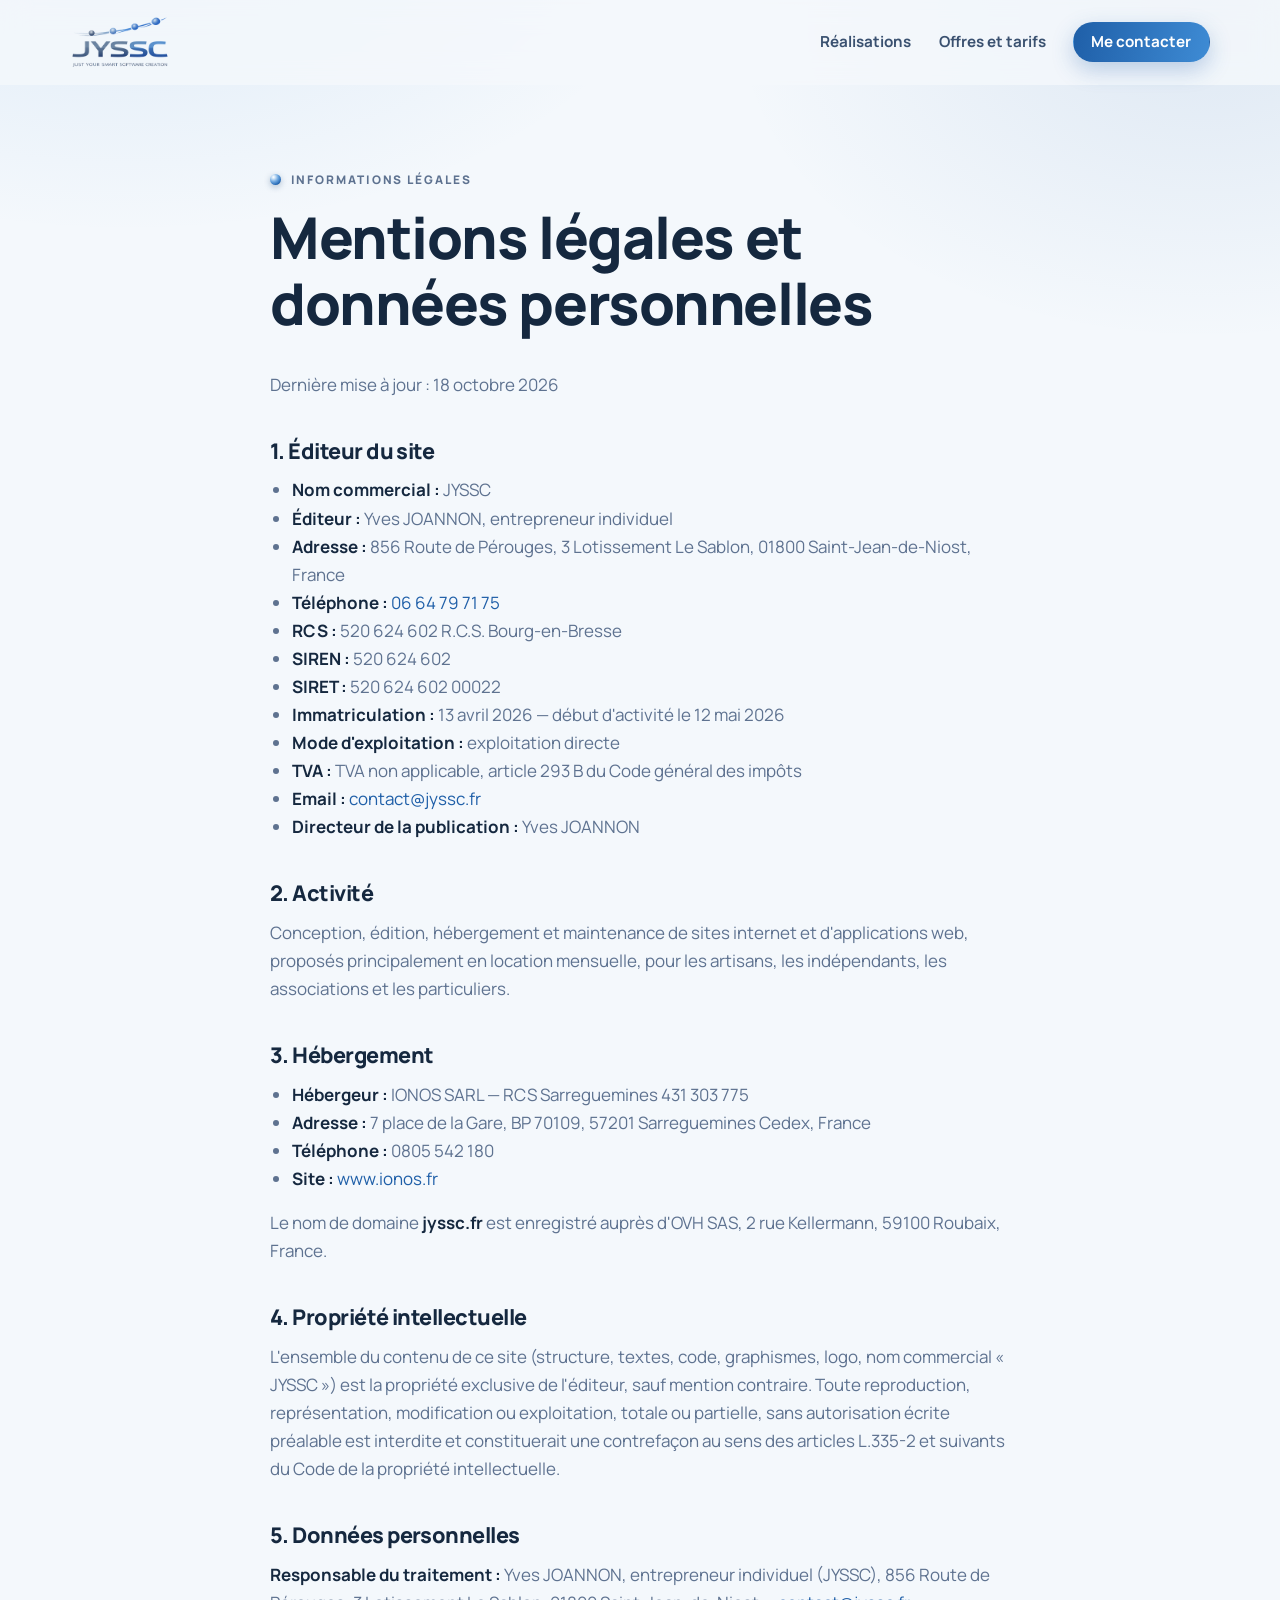
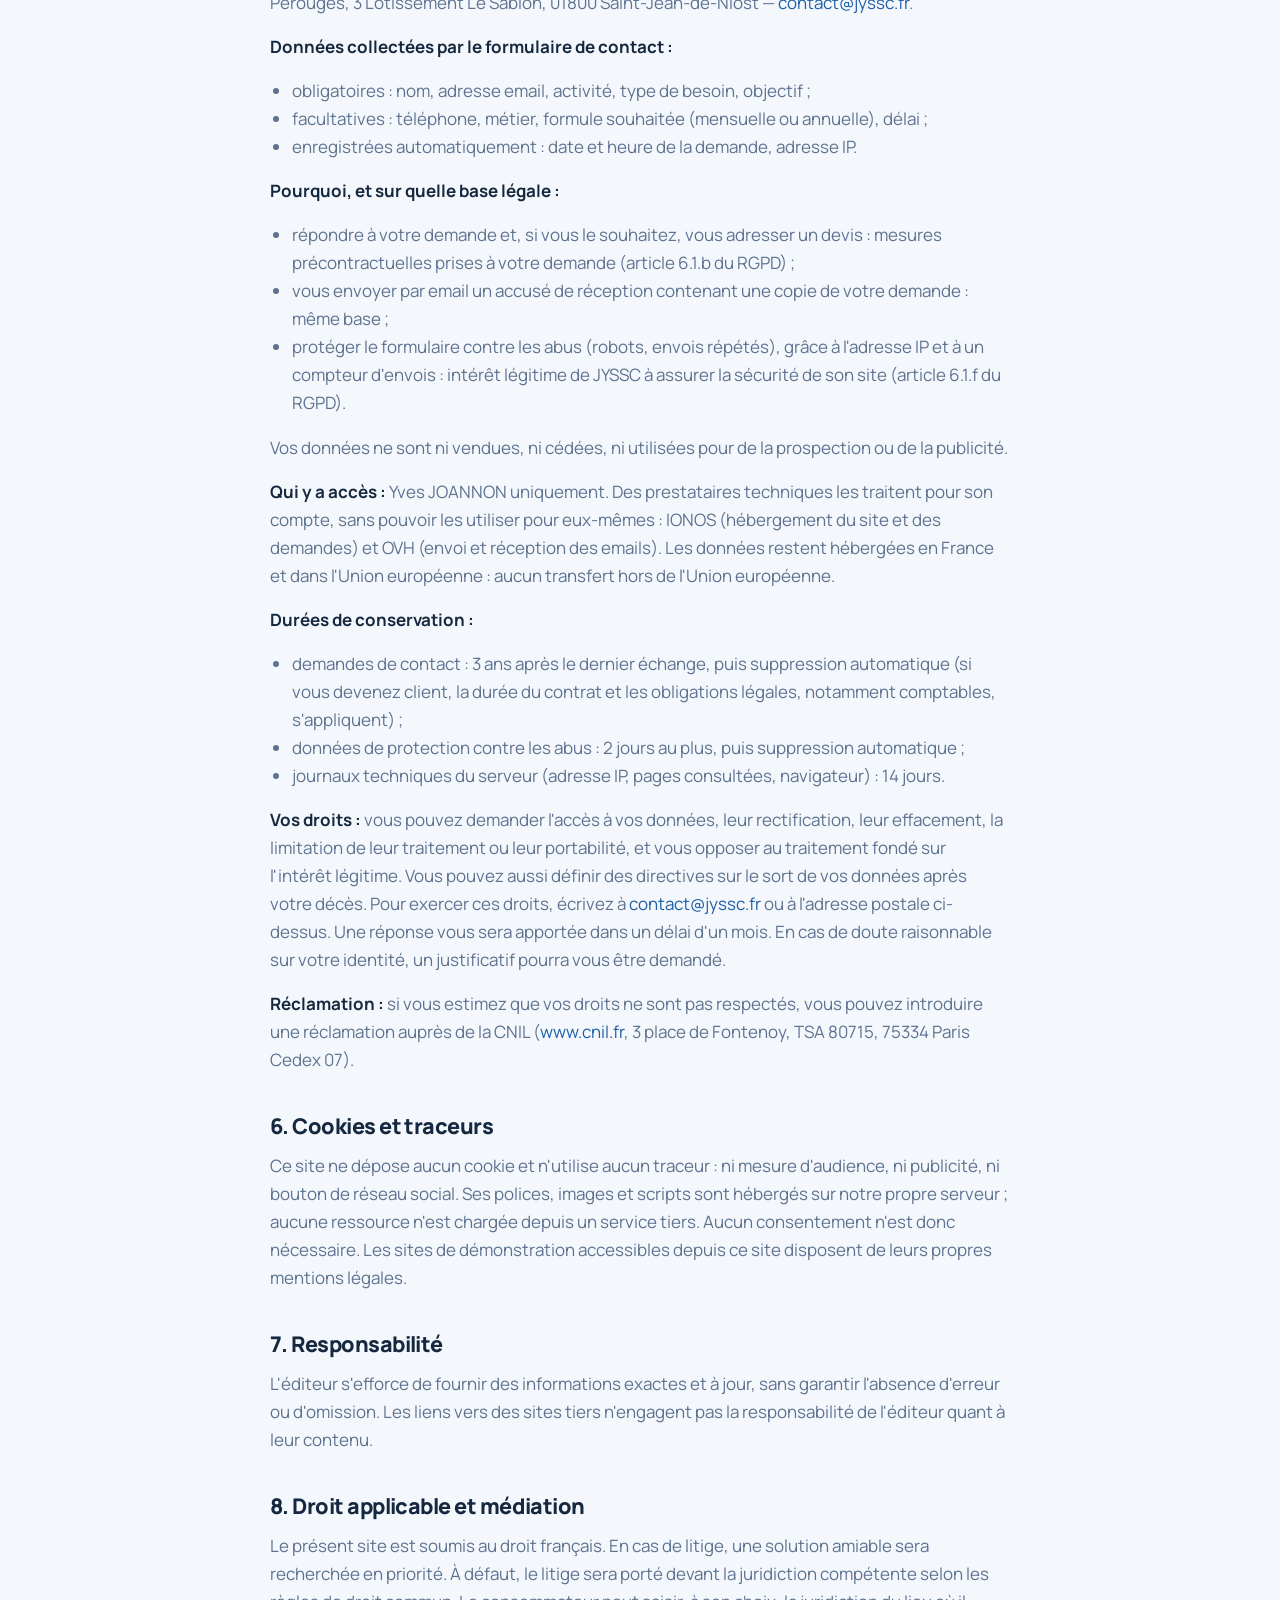
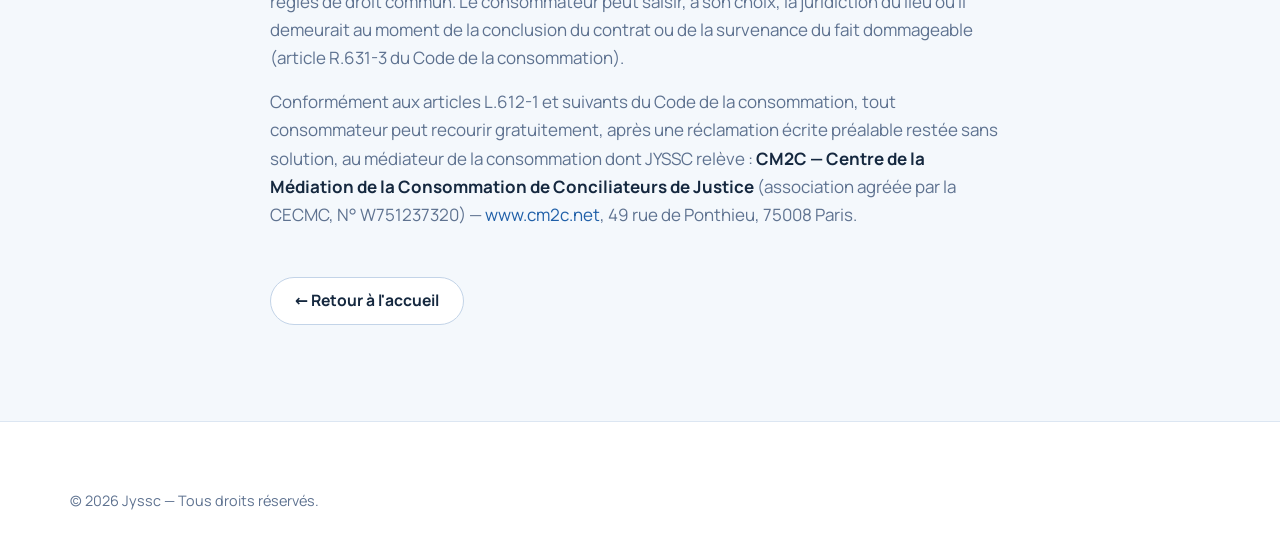
<file: mentions-legales.html>
<!DOCTYPE html>
<html lang="fr">
<head>
<meta charset="utf-8">
<meta name="viewport" content="width=device-width, initial-scale=1">
<title>Mentions légales et données personnelles — JYSSC</title>
<meta name="description" content="Mentions légales, éditeur, hébergement et politique de confidentialité du site Jyssc.">
<meta name="robots" content="noindex, follow">
<meta name="theme-color" content="#F4F8FC">
<link rel="icon" href="assets/img/favicon.svg" type="image/svg+xml">
<link rel="stylesheet" href="assets/css/style.css?v=14">
</head>
<body>

<a class="skip-link" href="#main">Aller au contenu</a>

<header class="site-header" id="top">
  <div class="container header-inner">
    <a class="brand" href="index.html" aria-label="Jyssc, accueil">
      <img class="brand-logo" src="assets/img/logo-jyssc.png"
           alt="JYSSC — Just Your Smart Software Creation" width="518" height="280">
    </a>
    <nav class="nav" id="nav" aria-label="Navigation principale">
      <a href="index.html#realisations">Réalisations</a>
      <a href="index.html#offres">Offres et tarifs</a>
      <a class="btn btn-sm btn-primary" href="index.html#contact">Me contacter</a>
    </nav>
    <button class="nav-toggle" id="navToggle" aria-expanded="false" aria-controls="nav" aria-label="Ouvrir le menu">
      <span></span><span></span><span></span>
    </button>
  </div>
</header>

<main id="main" class="page">
  <div class="container prose">

    <p class="eyebrow">Informations légales</p>
    <h1>Mentions légales et données personnelles</h1>
    <p class="muted">Dernière mise à jour : 18 octobre 2026</p>

    <h2>1. Éditeur du site</h2>
    <ul>
      <li><strong>Nom commercial :</strong> JYSSC</li>
      <li><strong>Éditeur :</strong> Yves JOANNON, entrepreneur individuel</li>
      <li><strong>Adresse :</strong> 856 Route de Pérouges, 3 Lotissement Le Sablon, 01800 Saint-Jean-de-Niost, France</li>
      <li><strong>Téléphone :</strong> <a href="tel:+33664797175">06 64 79 71 75</a></li>
      <li><strong>RCS :</strong> 520 624 602 R.C.S. Bourg-en-Bresse</li>
      <li><strong>SIREN :</strong> 520 624 602</li>
      <li><strong>SIRET :</strong> 520 624 602 00022</li>
      <li><strong>Immatriculation :</strong> 13 avril 2026 — début d'activité le 12 mai 2026</li>
      <li><strong>Mode d'exploitation :</strong> exploitation directe</li>
      <li><strong>TVA :</strong> TVA non applicable, article 293 B du Code général des impôts</li>
      <li><strong>Email :</strong> <a href="mailto:contact@jyssc.fr">contact@jyssc.fr</a></li>
      <li><strong>Directeur de la publication :</strong> Yves JOANNON</li>
    </ul>

    <h2>2. Activité</h2>
    <p>
      Conception, édition, hébergement et maintenance de sites internet et d'applications web,
      proposés principalement en location mensuelle, pour les artisans, les indépendants, les
      associations et les particuliers.
    </p>

    <h2>3. Hébergement</h2>
    <ul>
      <li><strong>Hébergeur :</strong> IONOS SARL — RCS Sarreguemines 431 303 775</li>
      <li><strong>Adresse :</strong> 7 place de la Gare, BP 70109, 57201 Sarreguemines Cedex, France</li>
      <li><strong>Téléphone :</strong> 0805 542 180</li>
      <li><strong>Site :</strong> <a href="https://www.ionos.fr" target="_blank" rel="noopener">www.ionos.fr</a></li>
    </ul>
    <p>
      Le nom de domaine <strong>jyssc.fr</strong> est enregistré auprès d'OVH SAS,
      2 rue Kellermann, 59100 Roubaix, France.
    </p>

    <h2>4. Propriété intellectuelle</h2>
    <p>
      L'ensemble du contenu de ce site (structure, textes, code, graphismes, logo, nom commercial
      « JYSSC ») est la propriété exclusive de l'éditeur, sauf mention contraire. Toute reproduction,
      représentation, modification ou exploitation, totale ou partielle, sans autorisation écrite
      préalable est interdite et constituerait une contrefaçon au sens des articles L.335-2 et
      suivants du Code de la propriété intellectuelle.
    </p>

    <h2 id="donnees">5. Données personnelles</h2>

    <p>
      <strong>Responsable du traitement :</strong> Yves JOANNON, entrepreneur individuel (JYSSC),
      856 Route de Pérouges, 3 Lotissement Le Sablon, 01800 Saint-Jean-de-Niost —
      <a href="mailto:contact@jyssc.fr">contact@jyssc.fr</a>.
    </p>

    <p><strong>Données collectées par le formulaire de contact :</strong></p>
    <ul>
      <li>obligatoires : nom, adresse email, activité, type de besoin, objectif ;</li>
      <li>facultatives : téléphone, métier, formule souhaitée (mensuelle ou annuelle), délai ;</li>
      <li>enregistrées automatiquement : date et heure de la demande, adresse IP.</li>
    </ul>

    <p><strong>Pourquoi, et sur quelle base légale :</strong></p>
    <ul>
      <li>répondre à votre demande et, si vous le souhaitez, vous adresser un devis : mesures
        précontractuelles prises à votre demande (article 6.1.b du RGPD) ;</li>
      <li>vous envoyer par email un accusé de réception contenant une copie de votre demande :
        même base ;</li>
      <li>protéger le formulaire contre les abus (robots, envois répétés), grâce à l'adresse IP et
        à un compteur d'envois : intérêt légitime de JYSSC à assurer la sécurité de son site
        (article 6.1.f du RGPD).</li>
    </ul>
    <p>
      Vos données ne sont ni vendues, ni cédées, ni utilisées pour de la prospection ou de la
      publicité.
    </p>

    <p>
      <strong>Qui y a accès :</strong> Yves JOANNON uniquement. Des prestataires techniques les
      traitent pour son compte, sans pouvoir les utiliser pour eux-mêmes : IONOS (hébergement du
      site et des demandes) et OVH (envoi et réception des emails). Les données restent
      hébergées en France et dans l'Union européenne : aucun transfert hors de l'Union européenne.
    </p>

    <p><strong>Durées de conservation :</strong></p>
    <ul>
      <li>demandes de contact : 3 ans après le dernier échange, puis suppression automatique
        (si vous devenez client, la durée du contrat et les obligations légales, notamment
        comptables, s'appliquent) ;</li>
      <li>données de protection contre les abus : 2 jours au plus, puis suppression automatique ;</li>
      <li>journaux techniques du serveur (adresse IP, pages consultées, navigateur) : 14 jours.</li>
    </ul>

    <p>
      <strong>Vos droits :</strong> vous pouvez demander l'accès à vos données, leur rectification,
      leur effacement, la limitation de leur traitement ou leur portabilité, et vous opposer au
      traitement fondé sur l'intérêt légitime. Vous pouvez aussi définir des directives sur le
      sort de vos données après votre décès. Pour exercer ces droits, écrivez à
      <a href="mailto:contact@jyssc.fr">contact@jyssc.fr</a> ou à l'adresse postale ci-dessus.
      Une réponse vous sera apportée dans un délai d'un mois. En cas de doute raisonnable sur
      votre identité, un justificatif pourra vous être demandé.
    </p>
    <p>
      <strong>Réclamation :</strong> si vous estimez que vos droits ne sont pas respectés, vous
      pouvez introduire une réclamation auprès de la CNIL
      (<a href="https://www.cnil.fr" target="_blank" rel="noopener">www.cnil.fr</a>,
      3 place de Fontenoy, TSA 80715, 75334 Paris Cedex 07).
    </p>

    <h2 id="cookies">6. Cookies et traceurs</h2>
    <p>
      Ce site ne dépose aucun cookie et n'utilise aucun traceur : ni mesure d'audience, ni
      publicité, ni bouton de réseau social. Ses polices, images et scripts sont hébergés sur
      notre propre serveur ; aucune ressource n'est chargée depuis un service tiers. Aucun
      consentement n'est donc nécessaire. Les sites de démonstration accessibles depuis ce site
      disposent de leurs propres mentions légales.
    </p>

    <h2>7. Responsabilité</h2>
    <p>
      L'éditeur s'efforce de fournir des informations exactes et à jour, sans garantir l'absence
      d'erreur ou d'omission. Les liens vers des sites tiers n'engagent pas la responsabilité de
      l'éditeur quant à leur contenu.
    </p>

    <h2>8. Droit applicable et médiation</h2>
    <p>
      Le présent site est soumis au droit français. En cas de litige, une solution amiable sera
      recherchée en priorité. À défaut, le litige sera porté devant la juridiction compétente
      selon les règles de droit commun. Le consommateur peut saisir, à son choix, la juridiction
      du lieu où il demeurait au moment de la conclusion du contrat ou de la survenance du fait
      dommageable (article R.631-3 du Code de la consommation).
    </p>
    <p>
      Conformément aux articles L.612-1 et suivants du Code de la consommation, tout consommateur
      peut recourir gratuitement, après une réclamation écrite préalable restée sans solution, au
      médiateur de la consommation dont JYSSC relève :
      <strong>CM2C — Centre de la Médiation de la Consommation de Conciliateurs de Justice</strong>
      (association agréée par la CECMC, N° W751237320) —
      <a href="https://www.cm2c.net" target="_blank" rel="noopener">www.cm2c.net</a>,
      49 rue de Ponthieu, 75008 Paris.
    </p>

    <p style="margin-top:3rem">
      <a class="btn btn-ghost" href="index.html">← Retour à l'accueil</a>
    </p>

  </div>
</main>

<footer class="site-footer">
  <div class="container footer-bottom" style="margin-top:0; border-top:none">
    <p class="small muted">© <span id="year">2026</span> Jyssc — Tous droits réservés.</p>
  </div>
</footer>

<script src="assets/js/main.js?v=14"></script>
</body>
</html>
</file>
<file: assets/css/style.css>
/* ==========================================================================
   Jyssc — site vitrine
   Thème clair, calé sur les bleus du logo.
   Signature visuelle : la trajectoire montante et ses sphères, reprises du
   logo (puces, étapes, graphiques). Pas de pictogrammes génériques : les
   illustrations sont de petites scènes en HTML/CSS, propres au site.
   Feuille de style unique, police hébergée sur le serveur (aucun appel externe).
   ========================================================================== */

/* --- Police ------------------------------------------------------------- */
@font-face{
  font-family:"Manrope"; font-style:normal; font-weight:400 800; font-display:swap;
  src:url(../fonts/manrope-latin.woff2) format("woff2");
  unicode-range:U+0000-00FF, U+0131, U+0152-0153, U+02BB-02BC, U+02C6, U+02DA, U+02DC, U+0304, U+0308, U+0329, U+2000-206F, U+20AC, U+2122, U+2191, U+2193, U+2212, U+2215, U+FEFF, U+FFFD;
}
@font-face{
  font-family:"Manrope"; font-style:normal; font-weight:400 800; font-display:swap;
  src:url(../fonts/manrope-latin-ext.woff2) format("woff2");
  unicode-range:U+0100-02BA, U+02BD-02C5, U+02C7-02CC, U+02CE-02D7, U+02DD-02FF, U+0304, U+0308, U+0329, U+1D00-1DBF, U+1E00-1E9F, U+1EF2-1EFF, U+2020, U+20A0-20AB, U+20AD-20C0, U+2113, U+2C60-2C7F, U+A720-A7FF;
}

/* --- Tokens ------------------------------------------------------------- */
:root{
  /* Fonds et surfaces */
  --bg:             #F4F8FC;
  --bg-alt:         #EBF2FA;
  --surface:        #FFFFFF;
  --surface-2:      #F7FAFD;
  --line:           #DCE6F2;
  --line-strong:    #C3D4E8;

  /* Textes */
  --ink:            #15283F;
  --ink-soft:       #3A5170;
  --muted:          #5E7290;

  /* Bleus du logo */
  --brand:          #1F5FA8;
  --brand-deep:     #123A6B;
  --brand-2:        #3E8BD4;
  --brand-3:        #7FB3DE;
  --slate:          #56657A;   /* première sphère du logo, gris-bleu */
  --ring:           rgba(31,95,168,.30);

  /* Couleurs d'état */
  --ok:             #1E7A46;
  --ok-bg:          #E8F6EE;
  --ok-line:        #A8DCC0;
  --warn:           #96690C;
  --warn-bg:        #FDF4E0;
  --warn-line:      #F0D79A;

  /* Sphère du logo : reflet en haut à gauche, bleu profond en bas */
  --orb: radial-gradient(circle at 32% 28%, #FFFFFF 0, #D6E8F8 14%, #6FA8E0 42%, #2A6DB8 70%, #123A6B 100%);
  --orb-slate: radial-gradient(circle at 32% 28%, #FFFFFF 0, #D5DCE6 14%, #8793A6 42%, #56657A 72%, #2C3646 100%);

  /* Habillage */
  --radius:    18px;
  --radius-sm: 11px;
  --maxw:      1140px;
  --shadow-sm: 0 1px 2px rgba(18,40,68,.05);
  --shadow:    0 1px 2px rgba(18,40,68,.05), 0 12px 32px rgba(18,40,68,.09);
  --shadow-lg: 0 2px 4px rgba(18,40,68,.06), 0 24px 56px rgba(18,40,68,.15);
  --font: "Manrope", "Segoe UI", system-ui, -apple-system, "Helvetica Neue", Arial, sans-serif;
  --mono: "JetBrains Mono", "Cascadia Code", Consolas, "SF Mono", monospace;
}

/* --- Reset -------------------------------------------------------------- */
*,*::before,*::after{ box-sizing:border-box }
html{ scroll-behavior:smooth; -webkit-text-size-adjust:100%; scroll-padding-top:90px }
body{
  margin:0;
  font-family:var(--font);
  font-size:17px;
  line-height:1.65;
  color:var(--ink);
  background:var(--bg);
  background-image:
    radial-gradient(900px 520px at 10% -10%, rgba(62,139,212,.13), transparent 62%),
    radial-gradient(760px 520px at 94% 2%,  rgba(31,95,168,.10),  transparent 62%);
  background-attachment:fixed;
  overflow-x:hidden;
  -webkit-font-smoothing:antialiased;
}
img{ max-width:100%; display:block }
h1,h2,h3{ line-height:1.15; margin:0 0 .6em; letter-spacing:-.025em; color:var(--ink); font-weight:800 }
h1{ font-size:clamp(2.2rem, 5.2vw, 3.6rem) }
h2{ font-size:clamp(1.75rem, 3.6vw, 2.5rem) }
h3{ font-size:1.16rem; letter-spacing:-.015em }
p{ margin:0 0 1rem }
a{ color:var(--brand); text-decoration:none }
a:hover{ text-decoration:underline }
ul,ol{ margin:0; padding:0; list-style:none }
fieldset{ margin:0; padding:0; border:0; min-width:0 }

:focus-visible{ outline:2px solid var(--brand); outline-offset:3px; border-radius:6px }

.skip-link{
  position:absolute; left:-9999px; top:0; z-index:999;
  background:var(--brand); color:#fff; padding:.7rem 1rem; border-radius:0 0 10px 0;
}
.skip-link:focus{ left:0 }

/* --- Utilitaires -------------------------------------------------------- */
.container{ width:min(100% - 2.5rem, var(--maxw)); margin-inline:auto }
.center{ text-align:center }
.muted{ color:var(--muted) }
.small{ font-size:.9rem }
.grad{
  background:linear-gradient(100deg, var(--brand-deep), var(--brand) 40%, var(--brand-2));
  -webkit-background-clip:text; background-clip:text; color:transparent;
}
.section{ padding:clamp(4.2rem, 9vw, 7rem) 0 }
.section-alt{ background:var(--bg-alt); border-block:1px solid var(--line) }

/* La sphère, brique de base de l'identité */
.orb{
  display:inline-block; flex:none; width:var(--s, 14px); height:var(--s, 14px); border-radius:50%;
  background:var(--orb); box-shadow:0 3px 8px rgba(18,58,107,.28);
}
.orb-slate{ background:var(--orb-slate) }

/* Surtitre de section : une petite sphère devant le libellé */
.eyebrow{
  display:inline-flex; align-items:center; gap:.6rem;
  text-transform:uppercase; letter-spacing:.16em; font-size:.74rem; font-weight:800;
  color:var(--brand); margin:0 0 .9rem;
}
.eyebrow::before{
  content:""; width:11px; height:11px; border-radius:50%;
  background:var(--orb); box-shadow:0 2px 6px rgba(18,58,107,.3);
}

.section-head{ max-width:720px; margin:0 auto 3.2rem; text-align:center }
.section-head p{ color:var(--muted); font-size:1.06rem; margin:0 }
.section-head h2{ margin-bottom:.5em; text-wrap:balance }

/* --- Boutons ------------------------------------------------------------ */
.btn{
  display:inline-flex; align-items:center; justify-content:center; gap:.5rem;
  padding:.85rem 1.5rem; border-radius:999px; border:1px solid transparent;
  font-weight:700; font-size:.98rem; font-family:inherit; cursor:pointer;
  transition:transform .18s ease, box-shadow .18s ease, background .18s ease, border-color .18s ease, color .18s ease;
  text-decoration:none; line-height:1.2;
}
.btn:hover{ text-decoration:none; transform:translateY(-2px) }
.btn-primary{
  background:linear-gradient(100deg, var(--brand), var(--brand-2));
  color:#fff; box-shadow:0 8px 22px rgba(31,95,168,.28);
}
.btn-primary:hover{ box-shadow:0 14px 32px rgba(31,95,168,.38) }
.btn-ghost{ background:var(--surface); color:var(--ink); border-color:var(--line-strong) }
.btn-ghost:hover{ border-color:var(--brand); color:var(--brand) }
.btn-sm{ padding:.6rem 1.1rem; font-size:.9rem }
.btn-block{ width:100%; margin-top:.5rem }
.btn:disabled{ opacity:.6; cursor:wait; transform:none }

/* --- En-tête ------------------------------------------------------------ */
.site-header{
  position:sticky; top:0; z-index:50;
  backdrop-filter:blur(14px); -webkit-backdrop-filter:blur(14px);
  background:rgba(244,248,252,.82);
  border-bottom:1px solid transparent;
  transition:border-color .25s ease, background .25s ease, box-shadow .25s ease;
}
.site-header.scrolled{
  border-bottom-color:var(--line);
  background:rgba(255,255,255,.92);
  box-shadow:0 4px 20px rgba(18,40,68,.06);
}
.header-inner{ display:flex; align-items:center; justify-content:space-between; gap:1rem; height:84px }

.brand{ display:inline-flex; align-items:center; text-decoration:none }
.brand:hover{ text-decoration:none }
.brand-logo{ height:54px; width:auto }
.site-footer .brand-logo{ height:72px }

.nav{ display:flex; align-items:center; gap:1.7rem }
.nav > a{ color:var(--ink-soft); font-size:.95rem; font-weight:700 }
.nav > a:hover{ color:var(--brand); text-decoration:none }
.nav > a.btn-primary{ color:#fff }

.nav-toggle{
  display:none; flex-direction:column; gap:5px; justify-content:center;
  width:42px; height:42px; padding:0 10px; cursor:pointer;
  background:var(--surface); border:1px solid var(--line-strong); border-radius:var(--radius-sm);
}
.nav-toggle span{ display:block; height:2px; background:var(--ink); border-radius:2px; transition:transform .25s ease, opacity .2s ease }
.nav-toggle[aria-expanded="true"] span:nth-child(1){ transform:translateY(7px) rotate(45deg) }
.nav-toggle[aria-expanded="true"] span:nth-child(2){ opacity:0 }
.nav-toggle[aria-expanded="true"] span:nth-child(3){ transform:translateY(-7px) rotate(-45deg) }

/* --- Hero --------------------------------------------------------------- */
.hero{ position:relative; padding:clamp(3.2rem, 7vw, 5.5rem) 0 clamp(1rem, 3vw, 2rem); overflow:hidden }
.hero-inner{ position:relative; display:grid; grid-template-columns:1.08fr .92fr; gap:3rem; align-items:center }
/* Dans une grille, un bloc de code impose sa largeur : on autorise les colonnes à rétrécir */
.hero-inner > *, .about > *, .contact > *, .pricing > *, .trust > *, .approach > *{ min-width:0 }
.hero h1{ margin-bottom:.5em }
.hero .lead{ font-size:1.12rem; color:var(--muted); max-width:54ch }
.hero-actions{ display:flex; flex-wrap:wrap; gap:.8rem; margin:2rem 0 1.8rem }
.hero-points{ display:flex; flex-wrap:wrap; gap:.6rem }
.hero-points li{
  display:inline-flex; align-items:center; gap:.55rem;
  padding:.45rem .9rem .45rem .6rem; border-radius:999px;
  background:var(--surface); border:1px solid var(--line); box-shadow:var(--shadow-sm);
  color:var(--ink-soft); font-size:.9rem; font-weight:700;
}
.hero-points li strong{ color:var(--brand) }

/* La trajectoire du logo, sous l'encadré de code : quatre sphères qui grandissent */
.hero-evolution{ display:block; width:100%; height:auto; margin-top:1.4rem; overflow:visible }
.hero-evolution .t-orb{ transform-box:fill-box; transform-origin:center; animation:float 6s ease-in-out infinite; filter:drop-shadow(0 4px 6px rgba(18,58,107,.25)) }
.hero-evolution .t-orb:nth-of-type(2){ animation-delay:-1.5s }
.hero-evolution .t-orb:nth-of-type(3){ animation-delay:-3s }
.hero-evolution .t-orb:nth-of-type(4){ animation-delay:-4.5s }
@keyframes float{ 0%,100%{ transform:translateY(0) } 50%{ transform:translateY(-7px) } }

/* Fenêtre de code : volontairement sombre, pour le contraste */
.hero-visual{ position:relative }
.glow{
  position:absolute; inset:14% -8% -16% 6%; z-index:-1; filter:blur(60px); opacity:.5;
  background:radial-gradient(closest-side, rgba(62,139,212,.5), transparent 70%),
             radial-gradient(closest-side at 70% 60%, rgba(31,95,168,.4), transparent 70%);
}
.window{
  background:#12263F;
  border:1px solid #24405F; border-radius:var(--radius);
  box-shadow:var(--shadow-lg); overflow:hidden;
}
.window-bar{
  display:flex; align-items:center; gap:.45rem;
  padding:.7rem .9rem; border-bottom:1px solid #24405F; background:#0E1E33;
}
.window-bar i{ width:11px; height:11px; border-radius:50%; background:#ff5f57 }
.window-bar i:nth-child(2){ background:#febc2e }
.window-bar i:nth-child(3){ background:#28c840 }
.window-bar span{ margin-left:.6rem; font-size:.78rem; color:#8FA6C2; font-family:var(--mono) }
.code{
  margin:0; padding:1.4rem 1.3rem; overflow-x:auto;
  font-family:var(--mono); font-size:.86rem; line-height:1.8; color:#C9D8EA;
}
.c-key{ color:#8FB8F0 } .c-prop{ color:#7FD4F0 } .c-str{ color:#9BE0B0 } .c-fn{ color:#F0C674 }

/* --- Badges et étiquettes ----------------------------------------------- */
.badge{
  display:inline-block; font-size:.7rem; font-weight:800; letter-spacing:.07em; text-transform:uppercase;
  padding:.28rem .65rem; border-radius:999px; border:1px solid var(--line-strong); color:var(--muted);
  background:var(--surface-2); white-space:nowrap;
}
.badge-live{ color:var(--ok); border-color:var(--ok-line); background:var(--ok-bg) }
.badge-soon{ color:var(--warn); border-color:var(--warn-line); background:var(--warn-bg) }
.badge-quote{ color:var(--brand); border-color:#BCD4EE; background:#EAF2FB }
.tags{ display:flex; flex-wrap:wrap; gap:.45rem; margin:.2rem 0 1.3rem }
.tag{ font-size:.78rem; font-weight:600; color:var(--ink-soft); padding:.24rem .62rem; border:1px solid var(--line); border-radius:8px; background:var(--surface-2) }

/* ==========================================================================
   MINI-SCÈNES : petites maquettes en HTML/CSS qui montrent le produit
   ========================================================================== */
.scene{
  position:relative; display:grid; place-items:center; height:196px; padding:1.2rem;
  background:
    radial-gradient(420px 180px at 85% 0%, rgba(62,139,212,.16), transparent 70%),
    linear-gradient(180deg, #EEF4FB, #E6EEF8);
  border-bottom:1px solid var(--line); overflow:hidden;
}

/* Scène 1 : un site d'artisan dans un navigateur */
.mock-browser{
  width:100%; max-width:300px; background:#fff; border-radius:12px; overflow:hidden;
  border:1px solid var(--line-strong); box-shadow:0 14px 30px rgba(18,40,68,.14);
  font-size:.62rem; line-height:1.3;
}
.mb-bar{ display:flex; align-items:center; gap:4px; padding:6px 8px; background:#F1F5FA; border-bottom:1px solid var(--line) }
.mb-bar i{ width:7px; height:7px; border-radius:50%; background:#D3DDE9 }
.mb-bar span{ margin-left:6px; flex:1; padding:2px 8px; border-radius:6px; background:#fff; color:var(--muted); font-weight:600; border:1px solid var(--line) }
.mb-nav{ display:flex; align-items:center; gap:6px; padding:8px 10px 6px }
.mb-nav b{ color:#6B3F1D; font-size:.72rem; margin-right:auto; letter-spacing:-.01em }
.mb-nav span{ width:22px; height:4px; border-radius:3px; background:#E3E8EF }
.mb-hero{ display:grid; grid-template-columns:1.15fr .85fr; gap:8px; padding:4px 10px 10px }
.mb-hero strong{ display:block; font-size:.86rem; color:var(--ink); letter-spacing:-.02em; margin-bottom:4px }
.mb-hero small{ display:block; color:var(--muted); margin-bottom:7px }
.mb-hero em{ display:inline-block; font-style:normal; font-weight:700; color:#fff; background:#B8733A; padding:4px 8px; border-radius:6px }
.mb-photo{
  border-radius:8px; min-height:62px;
  background:
    linear-gradient(180deg, transparent 55%, rgba(80,45,20,.35)),
    repeating-linear-gradient(100deg, #C98E58 0 7px, #B77A45 7px 9px, #D39A63 9px 17px);
}

/* Scène 2 : un devis */
.mock-doc{
  position:relative; width:100%; max-width:250px; background:#fff; border-radius:10px;
  border:1px solid var(--line-strong); box-shadow:0 14px 30px rgba(18,40,68,.14);
  padding:12px 14px; font-size:.68rem; transform:rotate(-2deg);
}
.md-head{ display:flex; justify-content:space-between; align-items:baseline; margin-bottom:9px; padding-bottom:7px; border-bottom:2px solid var(--brand) }
.md-head b{ font-size:.82rem; letter-spacing:.12em; color:var(--brand-deep) }
.md-head span{ color:var(--muted) }
.md-line,.md-total{ display:flex; justify-content:space-between; gap:10px; padding:4px 0; color:var(--ink-soft) }
.md-line{ border-bottom:1px dashed var(--line) }
.md-total{ margin-top:4px; font-weight:800; color:var(--ink); font-size:.76rem }
.md-stamp{
  position:absolute; right:-10px; bottom:-10px; transform:rotate(-8deg);
  padding:3px 9px; border-radius:6px; border:2px solid var(--ok); color:var(--ok);
  background:var(--ok-bg); font-weight:800; font-size:.66rem; letter-spacing:.1em; text-transform:uppercase;
}

/* Scène 3 : un petit tableau de bord (barres coiffées de sphères) */
.mock-dash{
  width:100%; max-width:260px; background:#fff; border-radius:12px;
  border:1px solid var(--line-strong); box-shadow:0 14px 30px rgba(18,40,68,.14);
  padding:12px 14px 10px; font-size:.66rem;
}
.mdb-kpi{ display:flex; justify-content:space-between; align-items:baseline; margin-bottom:8px; color:var(--muted); font-weight:600 }
.mdb-kpi b{ font-size:1.1rem; color:var(--ink); letter-spacing:-.02em }
.mdb-kpi b small{ font-size:.62rem; color:var(--ok); margin-left:4px }
.mdb-bars{ display:flex; align-items:flex-end; gap:12px; height:84px; padding:10px 6px 0; border-bottom:1px solid var(--line) }
.mdb-bars i{
  position:relative; flex:1; height:var(--h); border-radius:5px 5px 0 0;
  background:linear-gradient(180deg, #BFD7F0, #E4EEF9);
}
.mdb-bars i::after{
  content:""; position:absolute; left:50%; top:0; transform:translate(-50%,-55%);
  width:var(--o); height:var(--o); border-radius:50%; background:var(--orb);
  box-shadow:0 2px 5px rgba(18,58,107,.3);
}
.mdb-bars i:first-child::after{ background:var(--orb-slate) }
.mdb-legend{ display:flex; justify-content:space-around; padding-top:5px; color:var(--muted) }

/* Scène 4 : une boutique (produits, prix, promotion, panier) */
.mock-shop{
  width:100%; max-width:300px; background:#FBF7F0; border-radius:12px; overflow:hidden;
  border:1px solid var(--line-strong); box-shadow:0 14px 30px rgba(18,40,68,.14); font-size:.6rem;
}
.ms-bar{ display:flex; align-items:center; justify-content:space-between; padding:7px 10px; background:#2B3A2E; color:#F3EBDD }
.ms-bar b{ font-size:.7rem; letter-spacing:.02em }
.ms-cart{ padding:2px 8px; border-radius:999px; background:#7B2232; color:#fff; font-weight:800 }
.ms-grid{ display:grid; grid-template-columns:repeat(3, 1fr); gap:7px; padding:9px }
.ms-item{ position:relative; display:flex; flex-direction:column; gap:3px; padding:5px; border-radius:7px; background:#fff; border:1px solid #E8DDCC }
.ms-item i{ display:block; height:44px; border-radius:5px; background:radial-gradient(circle at 35% 30%, var(--c1), var(--c2)) }
.ms-item span{ color:#3A2E22; font-weight:700; line-height:1.2 }
.ms-item b{ color:#7B2232; font-size:.66rem }
.ms-item s{ color:#9A8B78; font-weight:600; font-size:.56rem }
.ms-item em{
  position:absolute; top:3px; right:3px; font-style:normal; font-weight:800; font-size:.5rem;
  padding:1px 5px; border-radius:4px; background:#7B2232; color:#fff; letter-spacing:.04em;
}

/* Scène 5 : l'application de lotissement (annonce, vote) */
.mock-app{
  width:100%; max-width:220px; background:#F4F6F0; border-radius:16px; overflow:hidden;
  border:5px solid #1E2420; box-shadow:0 14px 30px rgba(18,40,68,.16); font-size:.6rem; color:#3B4A3E;
}
.ma-top{ background:#2E6B3F; color:#fff; padding:6px 10px 5px }
.ma-top small{ display:block; font-size:.5rem; letter-spacing:.12em; text-transform:uppercase; opacity:.75; font-weight:700 }
.ma-top b{ font-size:.75rem }
.ma-card{ display:block; margin:5px 6px; padding:4px 8px; background:#fff; border-radius:8px; border:1px solid #DDE6D8 }
.ma-k{ display:block; font-size:.48rem; font-weight:800; letter-spacing:.09em; text-transform:uppercase; color:#2E6B3F }
.ma-card strong{ display:block; color:#1E2420; font-size:.66rem }
.ma-bar{ display:block; height:5px; margin:4px 0 2px; border-radius:3px; background:#E3EBDF; overflow:hidden }
.ma-bar i{ display:block; height:100%; width:58%; background:linear-gradient(90deg, #2E6B3F, #5B9A63) }
.ma-row{ display:flex; justify-content:space-between; font-size:.5rem; font-weight:700; color:#6A776C }

/* ==========================================================================
   OFFRES
   ========================================================================== */
.offers{ display:grid; grid-template-columns:repeat(2, 1fr); gap:1.4rem; align-items:stretch }
.offer{
  display:flex; flex-direction:column; overflow:hidden;
  background:var(--surface); border:1px solid var(--line); border-radius:var(--radius);
  box-shadow:var(--shadow-sm);
  transition:transform .22s ease, border-color .22s ease, box-shadow .22s ease;
}
.offer:hover{ transform:translateY(-4px); border-color:var(--line-strong); box-shadow:var(--shadow) }
.offer-featured{ border-color:#A9C8EA; box-shadow:0 0 0 1px rgba(31,95,168,.12), var(--shadow) }
.offer-body{ display:flex; flex-direction:column; flex:1; padding:1.5rem 1.5rem 1.6rem }
.offer-body h3{ margin:.75rem 0 .5rem; font-size:1.3rem }
.offer-body > p{ color:var(--muted); font-size:.95rem }
.offer-price{ display:flex; align-items:baseline; gap:.45rem; flex-wrap:wrap; margin:.2rem 0 1rem }
.offer-price strong{ font-size:1.4rem; letter-spacing:-.03em; color:var(--brand-deep) }
.offer-price span{ color:var(--muted); font-size:.9rem; font-weight:600 }
.offer-body > .btn{ margin-top:auto; align-self:flex-start }
.offer-actions{ margin-top:auto; display:flex; flex-wrap:wrap; gap:.5rem }
.offer-note{ margin:-.4rem 0 1rem; font-size:.85rem; color:var(--muted) }
.offer-note a{ font-weight:700; white-space:nowrap }

/* ==========================================================================
   OFFRES ET TARIFS — trois cartes tarifaires, aux couleurs de leur démo
   ========================================================================== */
.plans{ display:grid; grid-template-columns:repeat(3, 1fr); gap:1.4rem; align-items:stretch }
.plan{
  position:relative; display:flex; flex-direction:column; overflow:hidden;
  padding:2rem 1.7rem 1.7rem; border-radius:var(--radius);
  background:var(--surface); border:1px solid var(--line); box-shadow:var(--shadow-sm);
  transition:transform .22s ease, box-shadow .22s ease, border-color .22s ease;
}
.plan::before{ content:""; position:absolute; inset:0 0 auto 0; height:5px; background:var(--accent) }
.plan:hover{ transform:translateY(-4px); box-shadow:var(--shadow-lg); border-color:var(--line-strong) }
.plan-kicker{
  display:inline-flex; align-items:center; gap:.55rem; margin:0;
  font-size:.72rem; font-weight:800; letter-spacing:.13em; text-transform:uppercase; color:var(--accent-ink);
}
.plan-kicker::before{
  content:""; width:11px; height:11px; border-radius:50%;
  background:radial-gradient(circle at 32% 28%, #fff 0, var(--accent) 55%, var(--accent-ink) 100%);
  box-shadow:0 2px 5px rgba(0,0,0,.2);
}
.plan h3{ font-size:1.5rem; margin:.65rem 0 .35rem }
.plan-pitch{ color:var(--muted); font-size:.96rem; margin:0; min-height:3.2em }
.plan-price{ display:flex; align-items:baseline; gap:.4rem; margin:1.3rem 0 .25rem }
.plan-price strong{ font-size:3.2rem; line-height:1; letter-spacing:-.05em; color:var(--brand-deep) }
.plan-price span{ font-weight:700; color:var(--muted) }
.plan-price small{ font-size:.95rem; font-weight:700; color:var(--muted) }
.plan-sub{ font-size:.86rem; color:var(--muted); margin:0 0 1.3rem; min-height:2.7em }
.plan .checks{ margin-bottom:1.6rem; padding-top:1.2rem; border-top:1px solid var(--line) }
.plan-actions{ margin-top:auto; display:grid; gap:.55rem }
.plan-actions .btn{ width:100% }
.plan-foot{ margin:.8rem 0 0; font-size:.82rem; color:var(--muted); text-align:center }
.plan-foot a{ font-weight:700 }

/* Petits outils sur devis : un bandeau discret */
.quote-band{
  display:flex; align-items:center; justify-content:space-between; gap:2rem;
  margin-top:1.4rem; padding:1.5rem 1.8rem; border-radius:var(--radius);
  background:var(--surface); border:1px dashed var(--line-strong);
}
.quote-band h3{ margin:0 0 .3rem; font-size:1.15rem }
.quote-band p{ margin:0; color:var(--muted); font-size:.94rem; max-width:62ch }
.quote-band-action{ display:flex; align-items:center; gap:.8rem; flex:none }
.quote-band-action .btn{ white-space:nowrap }

/* Pourquoi la location : le message le plus humain, mis en valeur */
.lease{
  position:relative; overflow:hidden;
  display:grid; grid-template-columns:1.05fr .95fr; gap:2.8rem; align-items:center;
  margin-top:2.6rem; padding:2.6rem 2.6rem; border-radius:var(--radius);
  background:linear-gradient(135deg, var(--brand-deep), #1B4F8F 58%, var(--brand));
  color:#D7E4F4; box-shadow:var(--shadow-lg);
}
.lease::after{
  content:""; position:absolute; left:-80px; bottom:-120px; width:260px; height:260px; border-radius:50%;
  background:var(--orb); opacity:.12; pointer-events:none;
}
.lease h3{ color:#fff; font-size:1.6rem; margin:0 0 1rem }
.lease p{ color:#C9D9EE; font-size:1.02rem }
.lease .lease-strong{ color:#fff; font-weight:700 }
.lease-link{ display:inline-block; margin-top:.4rem; color:#fff; font-weight:700; text-decoration:underline; text-underline-offset:3px }
.lease-list{ position:relative; z-index:1; padding:1.6rem 1.6rem; border-radius:var(--radius-sm); background:rgba(255,255,255,.08); border:1px solid rgba(255,255,255,.14) }
.lease .lease-list li{ color:#C9D9EE }
.lease .lease-list strong{ color:#fff }

/* Lien d'une réalisation vers son offre */
.project-offer{
  display:inline-block; align-self:flex-start;
  margin:-.4rem 0 1.2rem; font-size:.9rem; font-weight:700; color:var(--brand);
}
.project-offer::after{ content:"→"; display:inline-block; margin-left:.4rem; transition:transform .18s ease }
.project-offer:hover{ text-decoration:none }
.project-offer:hover::after{ transform:translateX(3px) }

/* ==========================================================================
   POURQUOI JYSSC — chaque carte porte une vignette qui montre la promesse
   ========================================================================== */
.why{ display:grid; grid-template-columns:repeat(3, 1fr); gap:1.25rem }
.why-card{
  background:var(--surface); border:1px solid var(--line); border-radius:var(--radius);
  padding:1.4rem 1.4rem 1.5rem; box-shadow:var(--shadow-sm);
  transition:transform .2s ease, border-color .2s ease, box-shadow .2s ease;
}
.why-card:hover{ transform:translateY(-4px); border-color:var(--line-strong); box-shadow:var(--shadow) }
.why-card h3{ margin:0 0 .4rem }
.why-card p{ margin:0; color:var(--muted); font-size:.94rem }
.vignette{
  display:flex; align-items:center; flex-wrap:wrap; gap:.4rem;
  min-height:78px; margin-bottom:1.15rem; padding:.8rem .9rem;
  border-radius:var(--radius-sm); background:var(--surface-2); border:1px solid var(--line);
  font-size:.78rem;
}
.chip{
  display:inline-flex; align-items:center; gap:.35rem;
  padding:.28rem .6rem; border-radius:999px; background:#fff; border:1px solid var(--line-strong);
  color:var(--ink-soft); font-weight:700; white-space:nowrap;
}
.chip-on{ background:var(--brand); border-color:var(--brand); color:#fff }
.chip-ok{ color:var(--ok); border-color:var(--ok-line); background:var(--ok-bg) }
.chip-ok::before{
  content:""; width:8px; height:4px; margin-top:-2px;
  border-left:2px solid currentColor; border-bottom:2px solid currentColor; transform:rotate(-45deg);
}

/* Vignette « opérationnel en quelques jours » : la frise J1 → J5 */
.v-timeline{ position:relative; justify-content:space-between; flex-wrap:nowrap; padding-inline:1.1rem }
.v-timeline::before{
  content:""; position:absolute; left:1.6rem; right:1.6rem; top:50%; height:2px; margin-top:-9px;
  background:linear-gradient(90deg, var(--slate), var(--brand-2));
}
.v-step{ position:relative; display:flex; flex-direction:column; align-items:center; gap:.3rem; color:var(--muted); font-weight:700 }
.v-step .orb{ height:var(--s); }
.v-step b{ color:var(--brand) }

/* Vignette « à votre image » : adresse + nuancier */
.v-url{
  flex:1; min-width:0; padding:.4rem .7rem; border-radius:8px; background:#fff; border:1px solid var(--line-strong);
  color:var(--ink-soft); font-weight:700; overflow:hidden; text-overflow:ellipsis; white-space:nowrap;
}
.v-url em{ font-style:normal; color:var(--brand) }
.swatches{ display:flex; gap:.3rem }
.swatches i{ width:18px; height:18px; border-radius:50%; border:2px solid #fff; box-shadow:0 0 0 1px var(--line-strong) }

/* Vignette « sans engagement » : l'interrupteur mensuel */
.v-toggle{ justify-content:space-between; flex-wrap:nowrap }
.v-toggle span{ font-weight:700; color:var(--ink-soft) }
.v-toggle small{ display:block; color:var(--muted); font-weight:600 }
.switch{ position:relative; flex:none; width:38px; height:22px; border-radius:999px; background:var(--brand) }
.switch::after{ content:""; position:absolute; top:3px; right:3px; width:16px; height:16px; border-radius:50%; background:#fff; box-shadow:0 1px 3px rgba(0,0,0,.25) }

/* Vignette « un humain » : une vraie conversation */
.v-chat{ flex-direction:column; align-items:stretch; gap:.35rem }
.bubble{ max-width:88%; padding:.35rem .65rem; border-radius:12px; font-weight:600; line-height:1.35 }
.bubble-client{ align-self:flex-start; background:#fff; border:1px solid var(--line-strong); color:var(--ink-soft); border-bottom-left-radius:4px }
.bubble-me{ align-self:flex-end; background:var(--brand); color:#fff; border-bottom-right-radius:4px }

/* ==========================================================================
   MA FAÇON DE TRAVAILLER
   ========================================================================== */
.approach{ display:grid; grid-template-columns:1fr 1fr; gap:1.4rem }
.approach-col{
  background:var(--surface); border:1px solid var(--line); border-radius:var(--radius);
  padding:1.8rem 1.7rem; box-shadow:var(--shadow-sm);
}
.approach-col h3{ font-size:1.2rem; margin-bottom:1.1rem }
.orb-list{ display:grid; gap:1rem }
.orb-list li{ display:grid; grid-template-columns:auto 1fr; gap:.85rem; align-items:start; color:var(--muted); font-size:.96rem }
.orb-list li .orb{ margin-top:.35rem }
.orb-list strong{ color:var(--ink) }
.not-offered{
  display:grid; grid-template-columns:auto 1fr; gap:1.3rem; align-items:start;
  margin-top:1.4rem; padding:1.5rem 1.7rem; border-radius:var(--radius);
  background:linear-gradient(135deg, #fff, #F2F7FD); border:1px dashed var(--line-strong);
}
.not-offered p{ margin:0; color:var(--muted) }
.not-offered p + p{ margin-top:.6rem }
.not-offered strong{ color:var(--ink) }
.not-offered-mark{
  display:grid; place-items:center; width:46px; height:46px; border-radius:14px;
  background:#fff; border:1px solid var(--line-strong); color:var(--brand-deep); font-weight:800; font-size:1.2rem;
}

/* ==========================================================================
   RÉALISATIONS
   ========================================================================== */
.projects{ display:grid; grid-template-columns:repeat(2, 1fr); gap:1.4rem; align-items:stretch }
.project{
  display:flex; flex-direction:column; overflow:hidden;
  background:var(--surface); border:1px solid var(--line); border-radius:var(--radius);
  box-shadow:var(--shadow);
  transition:transform .22s ease, box-shadow .22s ease;
}
.project:hover{ transform:translateY(-4px); box-shadow:var(--shadow-lg) }
.project-cover{
  display:grid; place-items:center; height:250px; padding:1.6rem;
  background:var(--cover, linear-gradient(135deg, #EEF4FB, #E3ECF7));
  border-bottom:1px solid var(--line); overflow:hidden;
}
.project-cover img{ width:min(280px, 85%); height:auto; mix-blend-mode:multiply }
/* Capture d'écran d'un site : présentée dans un cadre de navigateur */
.project-cover.is-shot{ padding:1.4rem 1.4rem 0; place-items:end center }
/* Illustration faite pour la vignette : elle la remplit entièrement */
.project-cover.is-full{ padding:0 }
.project-cover.is-full img{ width:100%; height:100%; object-fit:cover; object-position:center top; mix-blend-mode:normal }
.project-cover.is-shot img{
  width:100%; height:100%; object-fit:cover; object-position:top; mix-blend-mode:normal;
  border-radius:10px 10px 0 0; border:1px solid var(--line-strong); border-bottom:0;
  box-shadow:0 -6px 24px rgba(18,40,68,.12);
}
.showcase-note{
  display:flex; align-items:center; justify-content:center; gap:.7rem; text-align:left;
  margin:1.8rem auto 2.4rem; max-width:720px; color:var(--ink-soft); font-weight:600;
}
.badge-demo{ color:#8A5424; border-color:#E6C7A6; background:#FBF1E7 }
.project-cover .initials{ font-size:3rem; font-weight:800; letter-spacing:-.04em; color:var(--brand-deep) }
.project-body{ padding:1.6rem 1.6rem 1.7rem; display:flex; flex-direction:column; flex:1 }
.project-head{ display:flex; align-items:center; gap:.6rem; flex-wrap:wrap; margin-bottom:.8rem }
.project-head h3{ margin:0; font-size:1.35rem; margin-right:.2rem }
.project-body > p{ color:var(--muted); font-size:.97rem }
.project-actions{ margin-top:auto; display:flex; gap:.6rem; flex-wrap:wrap }

/* Prochainement : la trajectoire continue */
.upcoming{
  margin-top:1.4rem; padding:1.8rem 1.8rem 1.6rem; border-radius:var(--radius);
  background:linear-gradient(135deg, var(--brand-deep), #1B4F8F 55%, var(--brand));
  color:#DCE8F6; box-shadow:var(--shadow);
  display:grid; grid-template-columns:auto 1fr auto; gap:2rem; align-items:center;
}
.upcoming h3{ color:#fff; margin:0 0 .2rem }
.upcoming p{ margin:0; font-size:.93rem; color:#B9CDE6 }
.upcoming-track{ position:relative; display:grid; grid-template-columns:repeat(2, 1fr); gap:1rem }
.upcoming-track::before{
  content:""; position:absolute; left:8px; right:12%; top:18px; height:2px;
  background:linear-gradient(90deg, rgba(255,255,255,.6), rgba(255,255,255,.1));
}
.u-item{ position:relative; z-index:1; display:flex; flex-direction:column; align-items:flex-start; gap:.55rem }
.u-orb{ display:flex; align-items:center; height:36px }
.u-item .orb{ box-shadow:0 0 0 4px rgba(255,255,255,.08), 0 4px 10px rgba(0,0,0,.25) }
.u-item span{ font-size:.86rem; line-height:1.3; color:#E3EDF8; font-weight:700 }
.u-item small{ display:block; color:#9DB8D9; font-weight:600; font-size:.74rem; text-transform:uppercase; letter-spacing:.08em }
.upcoming .btn-ghost{ background:rgba(255,255,255,.1); color:#fff; border-color:rgba(255,255,255,.35) }
.upcoming .btn-ghost:hover{ background:#fff; color:var(--brand-deep) }

/* ==========================================================================
   COMMENT ÇA MARCHE — les 4 sphères du logo, une par étape
   ========================================================================== */
.journey{ position:relative }
.journey-track{ position:relative; height:130px; margin-bottom:.4rem }
.journey-track svg{ position:absolute; inset:0; width:100%; height:100%; overflow:visible }
.journey-track .orb{ position:absolute; transform:translate(-50%, -50%) }
.journey-steps{ display:grid; grid-template-columns:repeat(4, 1fr); gap:1.4rem; counter-reset:step }
.journey-steps li{ text-align:center; padding:0 .4rem }
.journey-steps h3{ margin:0 0 .45rem }
.journey-steps h3::before{
  counter-increment:step; content:"0" counter(step);
  display:block; margin-bottom:.3rem; font-size:.78rem; letter-spacing:.14em; color:var(--brand-2); font-weight:800;
}
.journey-steps p{ margin:0; color:var(--muted); font-size:.94rem }
.journey-steps li > .orb{ display:none }

/* ==========================================================================
   TARIFS ET LOCATION
   ========================================================================== */
.pricing{ display:grid; grid-template-columns:1fr 1.05fr; gap:1.4rem; align-items:start }
.rent{
  background:var(--surface); border:1px solid var(--line); border-radius:var(--radius);
  padding:1.9rem 1.8rem; box-shadow:var(--shadow-sm);
}
.rent h3{ font-size:1.25rem; margin-bottom:1.2rem }
.rent-intro{ margin:0 0 1.5rem; padding:0 0 1.3rem; border-bottom:1px solid var(--line) }
.rent-intro p{ color:var(--ink-soft); font-size:.97rem }
.rent-intro p:last-child{ margin:0; color:var(--ink); font-weight:600 }
.price-card{
  position:relative; overflow:hidden; border-radius:var(--radius); padding:2rem 1.9rem 1.9rem;
  background:linear-gradient(160deg, #fff 0%, #F3F8FE 100%);
  border:1px solid #A9C8EA; box-shadow:0 0 0 1px rgba(31,95,168,.1), var(--shadow-lg);
}
.price-card::after{
  content:""; position:absolute; right:-40px; top:-40px; width:160px; height:160px; border-radius:50%;
  background:var(--orb); opacity:.12;
}
.price-head{ display:flex; justify-content:space-between; align-items:center; gap:1rem; margin-bottom:.4rem }
.price-head h3{ margin:0; font-size:1.3rem }
.price{ display:flex; align-items:baseline; gap:.4rem; margin:.6rem 0 .2rem }
.price strong{ font-size:3.4rem; line-height:1; letter-spacing:-.05em; color:var(--brand-deep) }
.price span{ font-size:1.05rem; font-weight:700; color:var(--muted) }
.price-note{ font-size:.85rem; color:var(--muted); margin-bottom:1.3rem }
.checks{ display:grid; gap:.55rem; margin-bottom:1.6rem }
.checks li{ position:relative; padding-left:1.8rem; color:var(--ink-soft); font-size:.95rem }
.checks li::before{
  content:""; position:absolute; left:0; top:.28em; width:18px; height:18px; border-radius:6px;
  background:var(--ok-bg); border:1px solid var(--ok-line);
}
.checks li::after{
  content:""; position:absolute; left:5px; top:calc(.28em + 5px); width:8px; height:4px;
  border-left:2px solid var(--ok); border-bottom:2px solid var(--ok); transform:rotate(-45deg);
}
.price-rows{ display:grid; grid-template-columns:1.4fr 1fr 1fr; gap:1.4rem; margin-top:1.4rem }
.price-row{
  display:flex; justify-content:space-between; align-items:center; gap:1rem;
  background:var(--surface); border:1px solid var(--line); border-radius:var(--radius);
  padding:1.3rem 1.5rem; box-shadow:var(--shadow-sm);
}
.price-row h3{ margin:0 0 .15rem; font-size:1.05rem }
.price-row p{ margin:0; color:var(--muted); font-size:.9rem }
.price-row strong{ white-space:nowrap; color:var(--brand-deep); font-size:1.05rem }
.price-rows .price-row{ flex-direction:column; align-items:flex-start; justify-content:space-between; gap:.7rem }
.price-row-shop{ border-color:#A9C8EA }
.price-row-shop strong{ font-size:1.3rem }

/* ==========================================================================
   SÉCURITÉ ET VISIBILITÉ
   ========================================================================== */
.trust{ display:grid; grid-template-columns:1fr 1fr; gap:1.4rem; align-items:stretch }
.trust-panel{
  display:flex; flex-direction:column;
  background:var(--surface); border:1px solid var(--line); border-radius:var(--radius);
  padding:1.9rem 1.8rem; box-shadow:var(--shadow-sm);
}
.trust-panel h3{ font-size:1.25rem; margin-bottom:1.1rem }
.trust-panel .checks{ margin-bottom:1.2rem }
.trust-panel p{ color:var(--muted); font-size:.93rem }
.trust-foot{ margin-top:auto; padding-top:1rem; border-top:1px solid var(--line); font-size:.9rem; color:var(--ink-soft); font-style:italic }

/* Vignette « données » : sauvegarde de la nuit */
.backup{
  display:flex; align-items:center; gap:1rem; margin-bottom:1.3rem; padding:1rem 1.1rem;
  border-radius:var(--radius-sm); background:var(--surface-2); border:1px solid var(--line); font-size:.85rem;
}
.backup-dots{ display:flex; align-items:flex-end; gap:5px }
.backup-dots i{ width:8px; height:var(--h); border-radius:3px; background:linear-gradient(180deg, var(--brand-2), var(--brand-3)) }
.backup b{ display:block; color:var(--ink) }
.backup span{ color:var(--muted) }
.backup .chip{ margin-left:auto }

/* Vignette « export » : les données toujours récupérables */
.export{
  display:flex; align-items:center; justify-content:space-between; gap:1rem; flex-wrap:wrap;
  padding:1rem 1.1rem; border-radius:var(--radius-sm); background:var(--surface-2); border:1px solid var(--line); font-size:.85rem;
}
.export b{ display:block; color:var(--ink) }
.export > span > span{ color:var(--muted) }
.export-btns{ display:flex; gap:.4rem }
.export-btns i{
  font-style:normal; font-weight:800; font-size:.74rem; letter-spacing:.04em; color:var(--brand);
  padding:.4rem .7rem; border-radius:8px; background:#fff; border:1px solid #BCD4EE; box-shadow:var(--shadow-sm);
}

/* Vignette « Google » : un résultat de recherche (générique, sans marque) */
.serp{
  margin-bottom:1.3rem; padding:1rem 1.1rem; border-radius:var(--radius-sm);
  background:#fff; border:1px solid var(--line); box-shadow:var(--shadow-sm); font-size:.85rem;
}
.serp-query{ display:flex; align-items:center; gap:.5rem; margin-bottom:.8rem; padding:.45rem .8rem; border-radius:999px; border:1px solid var(--line-strong); color:var(--ink-soft); font-weight:600 }
.serp-query::before{ content:""; width:10px; height:10px; border-radius:50%; border:2px solid var(--muted); flex:none }
.serp-site{ display:flex; align-items:center; gap:.5rem; color:var(--ink-soft); font-size:.78rem }
.serp-site i{ width:18px; height:18px; border-radius:50%; background:#B8733A; flex:none }
.serp-title{ display:block; margin:.2rem 0 .2rem; color:#1A4FA0; font-size:1rem; font-weight:700; letter-spacing:-.01em }
.serp p{ margin:0; color:var(--muted); font-size:.82rem }

/* ==========================================================================
   À PROPOS
   ========================================================================== */
.about{ display:grid; grid-template-columns:1.25fr .75fr; gap:3rem; align-items:center }
.about p{ color:var(--muted) }
.about .pledge{
  margin:1.6rem 0 0; padding:1.1rem 1.3rem 1.1rem 1.4rem; border-left:4px solid var(--brand-2);
  background:var(--surface); border-radius:0 var(--radius-sm) var(--radius-sm) 0;
  color:var(--ink); font-weight:700; font-size:1.05rem; box-shadow:var(--shadow-sm);
}
.stats{ display:grid; grid-template-columns:1fr 1fr; gap:1rem }
.stat{
  background:var(--surface); border:1px solid var(--line); border-radius:var(--radius);
  padding:1.4rem 1rem; text-align:center; box-shadow:var(--shadow-sm);
}
.stat strong{ display:block; font-size:1.9rem; letter-spacing:-.04em; color:var(--brand) }
.stat span{ font-size:.86rem; color:var(--muted); font-weight:600 }

/* ==========================================================================
   QUESTIONS FRÉQUENTES — volets dépliables (natifs, sans JavaScript)
   ========================================================================== */
.faq{ max-width:820px; margin:0 auto; display:grid; gap:.8rem }
.faq-item{
  background:var(--surface); border:1px solid var(--line); border-radius:var(--radius-sm);
  box-shadow:var(--shadow-sm); transition:border-color .2s ease, box-shadow .2s ease;
}
.faq-item[open]{ border-color:#A9C8EA; box-shadow:var(--shadow) }
.faq-item summary{
  display:flex; align-items:center; gap:.9rem; cursor:pointer; list-style:none;
  padding:1.1rem 1.3rem; font-weight:800; font-size:1.04rem; color:var(--ink);
}
.faq-item summary::-webkit-details-marker{ display:none }
/* La sphère grossit quand la question est ouverte */
.faq-item summary::before{
  content:""; flex:none; width:12px; height:12px; border-radius:50%;
  background:var(--orb-slate); box-shadow:0 2px 5px rgba(18,58,107,.25);
  transition:width .2s ease, height .2s ease;
}
.faq-item[open] summary::before{ width:18px; height:18px; background:var(--orb) }
.faq-item summary::after{
  content:""; margin-left:auto; flex:none; width:9px; height:9px;
  border-right:2px solid var(--muted); border-bottom:2px solid var(--muted);
  transform:rotate(45deg) translateY(-3px); transition:transform .2s ease;
}
.faq-item[open] summary::after{ transform:rotate(-135deg) translateY(-2px) }
.faq-item summary:hover{ color:var(--brand) }
.faq-item p{ margin:0; padding:0 1.3rem 1.2rem 3.1rem; color:var(--muted) }

/* ==========================================================================
   CONTACT — formulaire guidé
   ========================================================================== */
.contact{ display:grid; grid-template-columns:.8fr 1.2fr; gap:3rem; align-items:start }
.contact-intro{ position:sticky; top:110px }
.contact-intro p{ color:var(--muted) }
.contact-list{ display:grid; gap:1rem; margin-top:2rem }
.contact-list li{ display:flex; align-items:center; gap:.9rem; color:var(--ink-soft); font-weight:600 }

.form{
  background:var(--surface); border:1px solid var(--line); border-radius:var(--radius);
  padding:1.9rem 1.8rem; box-shadow:var(--shadow);
}
.form-group{ padding-bottom:1.3rem; margin-bottom:1.3rem; border-bottom:1px solid var(--line) }
.form-group:last-of-type{ border-bottom:0; margin-bottom:.4rem; padding-bottom:0 }
.form-legend{ padding:0; display:flex; align-items:center; gap:.6rem; margin-bottom:1rem; font-weight:800; font-size:1rem; color:var(--ink) }
.form-legend .num{
  display:grid; place-items:center; width:26px; height:26px; border-radius:50%;
  background:linear-gradient(135deg, var(--brand-deep), var(--brand-2)); color:#fff; font-size:.78rem;
  box-shadow:0 3px 8px rgba(18,58,107,.28);
}
.form-row{ display:grid; grid-template-columns:1fr 1fr; gap:1rem }
.req{ color:var(--brand); font-weight:800; margin-left:.1rem }
.field{ margin-bottom:1rem }
.field:last-child{ margin-bottom:0 }
.field > label, .field-label{ display:block; font-size:.88rem; font-weight:700; margin-bottom:.45rem; color:var(--ink) }
.field-label em, .field > label em{ font-style:normal; font-weight:600; color:var(--muted) }
.field input,.field select,.field textarea{
  width:100%; padding:.8rem .9rem; font:inherit; font-size:.95rem; color:var(--ink);
  background:var(--surface-2); border:1px solid var(--line-strong); border-radius:var(--radius-sm);
  transition:border-color .18s ease, box-shadow .18s ease, background .18s ease;
}
.field textarea{ resize:vertical; min-height:110px }
.field input:focus,.field select:focus,.field textarea:focus{
  outline:none; background:#fff; border-color:var(--brand); box-shadow:0 0 0 3px var(--ring);
}
.field .error{ display:block; margin-top:.35rem; font-size:.82rem; color:#C0392B; font-weight:600 }
.field input[aria-invalid="true"],.field textarea[aria-invalid="true"]{ border-color:#E07A70 }
.pills[aria-invalid="true"] .pill span{ border-color:#E07A70 }

/* Choix en pastilles (boutons radio stylés) */
.pills{ display:flex; flex-wrap:wrap; gap:.5rem }
.pill{ position:relative }
.pill input{ position:absolute; opacity:0; width:1px; height:1px }
.pill span{
  display:inline-block; padding:.5rem .95rem; border-radius:999px; cursor:pointer;
  background:var(--surface-2); border:1px solid var(--line-strong);
  color:var(--ink-soft); font-size:.88rem; font-weight:700;
  transition:background .15s ease, border-color .15s ease, color .15s ease, box-shadow .15s ease;
}
.pill span:hover{ border-color:var(--brand-2); color:var(--brand) }
.pill input:checked + span{
  background:var(--brand); border-color:var(--brand); color:#fff; box-shadow:0 4px 12px rgba(31,95,168,.28);
}
.pill input:focus-visible + span{ outline:2px solid var(--brand); outline-offset:2px }

.form-note{ margin:1rem 0 0 }
.form-status{ margin:.9rem 0 0; font-size:.92rem; min-height:1.2em; font-weight:600 }
.form-status.ok{ color:var(--ok) }
.form-status.ko{ color:#C0392B }

/* --- Piège à robots (invisible) ----------------------------------------- */
.hp{ position:absolute !important; left:-9999px !important; width:1px; height:1px; overflow:hidden }

/* --- Pied de page ------------------------------------------------------- */
.site-footer{ border-top:1px solid var(--line); background:var(--surface); padding:3rem 0 1.5rem }
.footer-inner{ display:flex; justify-content:space-between; gap:2rem; flex-wrap:wrap }
.footer-inner .small{ max-width:44ch; margin:1rem 0 0 }
.footer-nav{ display:flex; gap:1.5rem; flex-wrap:wrap; align-items:flex-start }
.footer-nav a{ color:var(--ink-soft); font-size:.93rem; font-weight:600 }
.footer-nav a:hover{ color:var(--brand); text-decoration:none }
.footer-bottom{ margin-top:2.5rem; padding-top:1.2rem; border-top:1px solid var(--line) }
.footer-bottom p{ margin:0 }

/* --- Pages internes (mentions légales) ---------------------------------- */
.page{ padding:clamp(3rem, 7vw, 5rem) 0 }
.page .prose{ max-width:74ch }
.page .prose h2{ margin-top:2.5rem; font-size:1.35rem }
.page .prose p, .page .prose li{ color:var(--muted) }
.page .prose ul{ list-style:disc; padding-left:1.4rem; margin-bottom:1rem }
.page .prose strong{ color:var(--ink) }

/* --- Apparition au défilement ------------------------------------------- */
.reveal{ opacity:0; transform:translateY(22px); transition:opacity .6s ease, transform .6s ease }
.reveal.visible{ opacity:1; transform:none }

/* --- Responsive --------------------------------------------------------- */
@media (max-width: 1020px){
  .code{ font-size:.78rem }
  .why{ grid-template-columns:1fr 1fr }
  .upcoming{ grid-template-columns:1fr; gap:1.4rem }
  .upcoming-track{ grid-template-columns:repeat(2, 1fr); row-gap:1.2rem }
  .upcoming-track::before{ display:none }
}
@media (max-width: 1020px){
  .plans{ grid-template-columns:1fr; max-width:560px; margin-inline:auto }
  .plan-pitch,.plan-sub{ min-height:0 }
  .lease{ grid-template-columns:1fr; gap:1.8rem; padding:2rem 1.6rem }
  .quote-band{ flex-direction:column; align-items:flex-start; gap:1rem }
}
@media (max-width: 900px){
  .hero-inner,.about,.contact,.pricing,.trust,.approach{ grid-template-columns:1fr; gap:2rem }
  .contact-intro{ position:static }
  .hero-visual{ max-width:560px }
  .stats{ grid-template-columns:repeat(4, 1fr) }
  .projects{ grid-template-columns:1fr }
  .project-cover{ height:210px }
  .price-rows{ grid-template-columns:1fr }

  /* Les étapes passent à la verticale : chaque sphère grossit avec l'étape */
  .journey-track{ display:none }
  .journey-steps{ grid-template-columns:1fr; gap:1.3rem; max-width:560px; margin:0 auto }
  .journey-steps li{ display:grid; grid-template-columns:48px 1fr; gap:1rem; align-items:start; text-align:left; padding:0 }
  .journey-steps li > .orb{ display:block; justify-self:center; margin-top:.3rem }
}
@media (max-width: 780px){
  .nav-toggle{ display:flex }
  .brand-logo{ height:42px }
  .header-inner{ height:70px }
  html{ scroll-padding-top:76px }
  .nav{
    position:fixed; inset:70px 0 auto 0;
    flex-direction:column; align-items:stretch; gap:0;
    padding:1rem 1.25rem 1.5rem;
    background:#fff; border-bottom:1px solid var(--line);
    transform:translateY(-130%); transition:transform .3s ease; box-shadow:var(--shadow);
  }
  .nav.open{ transform:none }
  .nav > a{ padding:.9rem .2rem; border-bottom:1px solid var(--line); font-size:1rem }
  .nav > a.btn{ margin-top:1rem; border-bottom:none; justify-content:center }

  .offers,.why{ grid-template-columns:1fr }
  .form-row{ grid-template-columns:1fr; gap:0 }
  .form-row .field{ margin-bottom:1rem }
}
@media (max-width: 560px){
  body{ font-size:16px }
  .stats{ grid-template-columns:1fr 1fr }
  .footer-inner{ flex-direction:column; gap:1.5rem }
  .form{ padding:1.5rem 1.2rem }
  .price-row{ flex-direction:column; align-items:flex-start; gap:.5rem }
  .not-offered{ grid-template-columns:1fr; gap:.8rem; padding:1.3rem }
  .upcoming-track{ grid-template-columns:1fr; gap:.8rem }
  .upcoming-track::before{ display:none }
  .u-item{ flex-direction:row; align-items:center; gap:.9rem }
  .u-orb{ width:36px; justify-content:center }
  .project-body{ padding:1.5rem 1.3rem }
}

@media (prefers-reduced-motion: reduce){
  *{ animation:none !important; transition:none !important; scroll-behavior:auto !important }
  .reveal{ opacity:1; transform:none }
}
</file>
